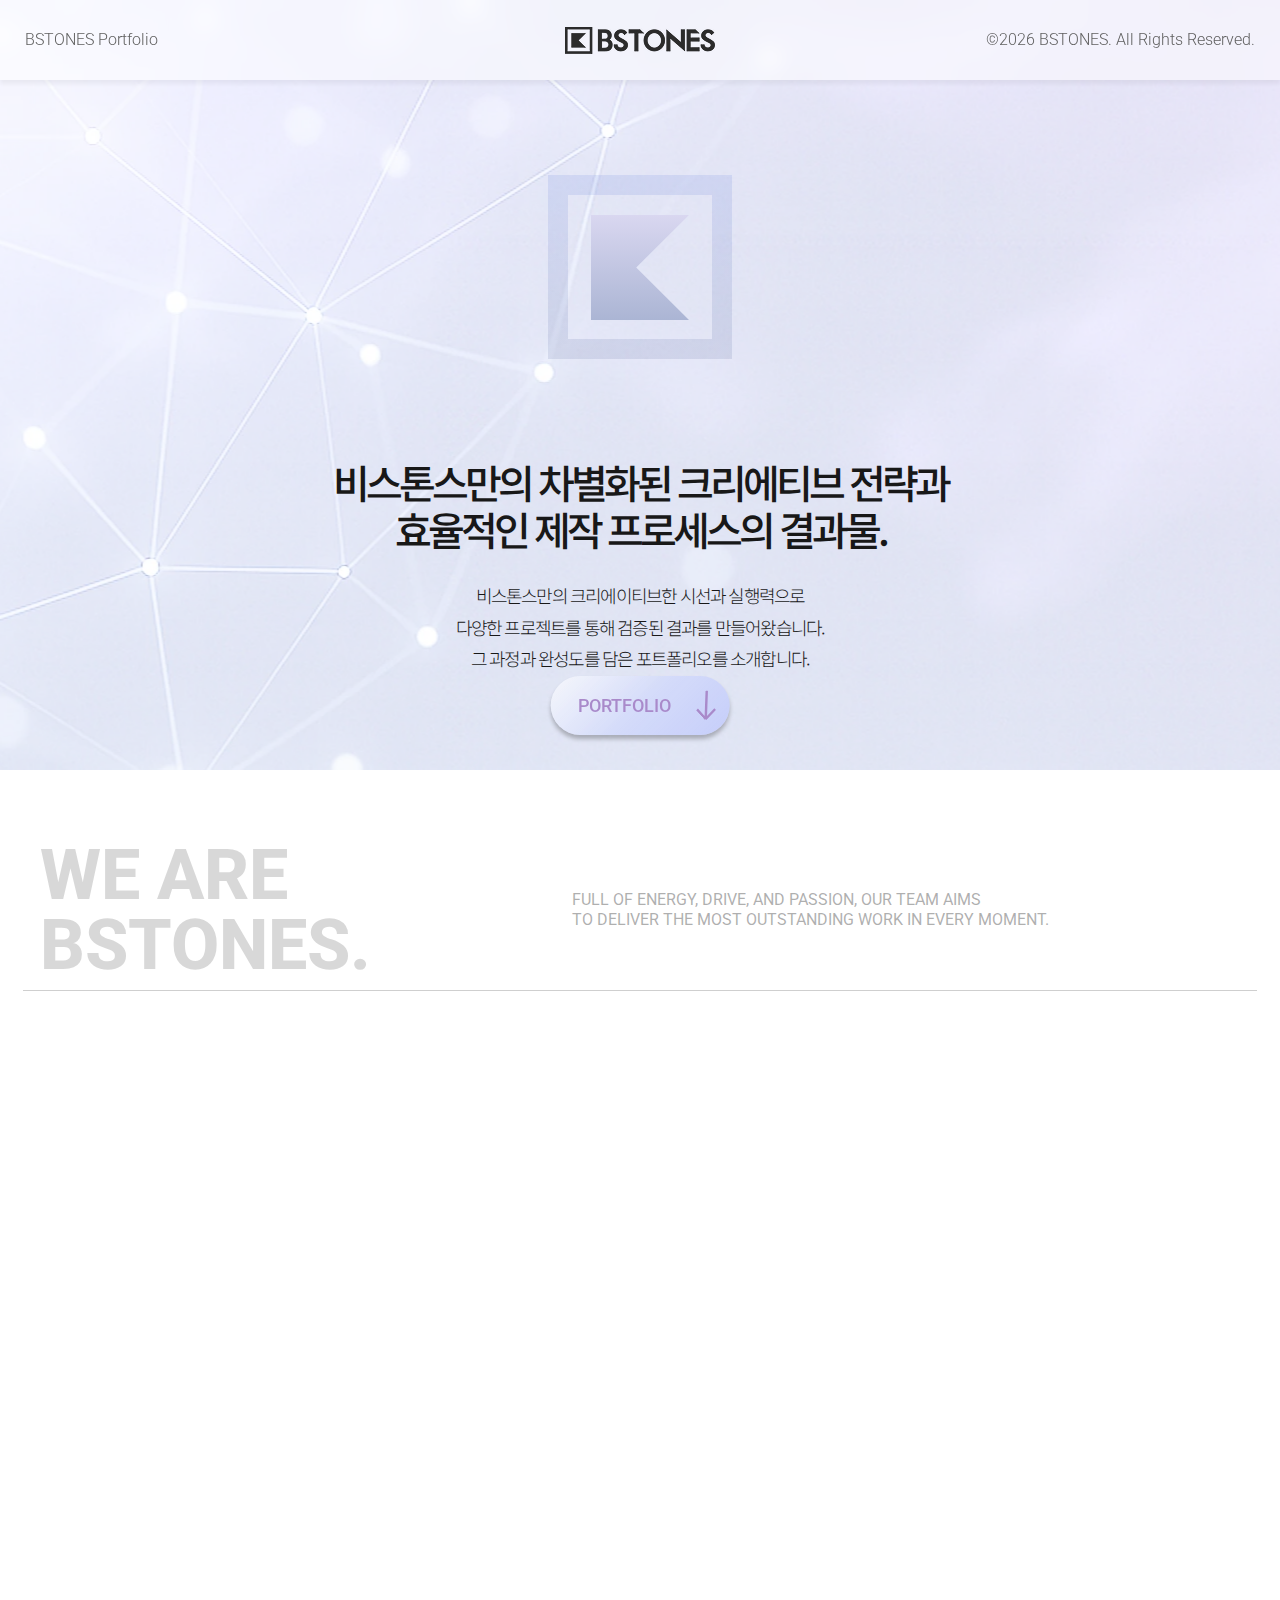
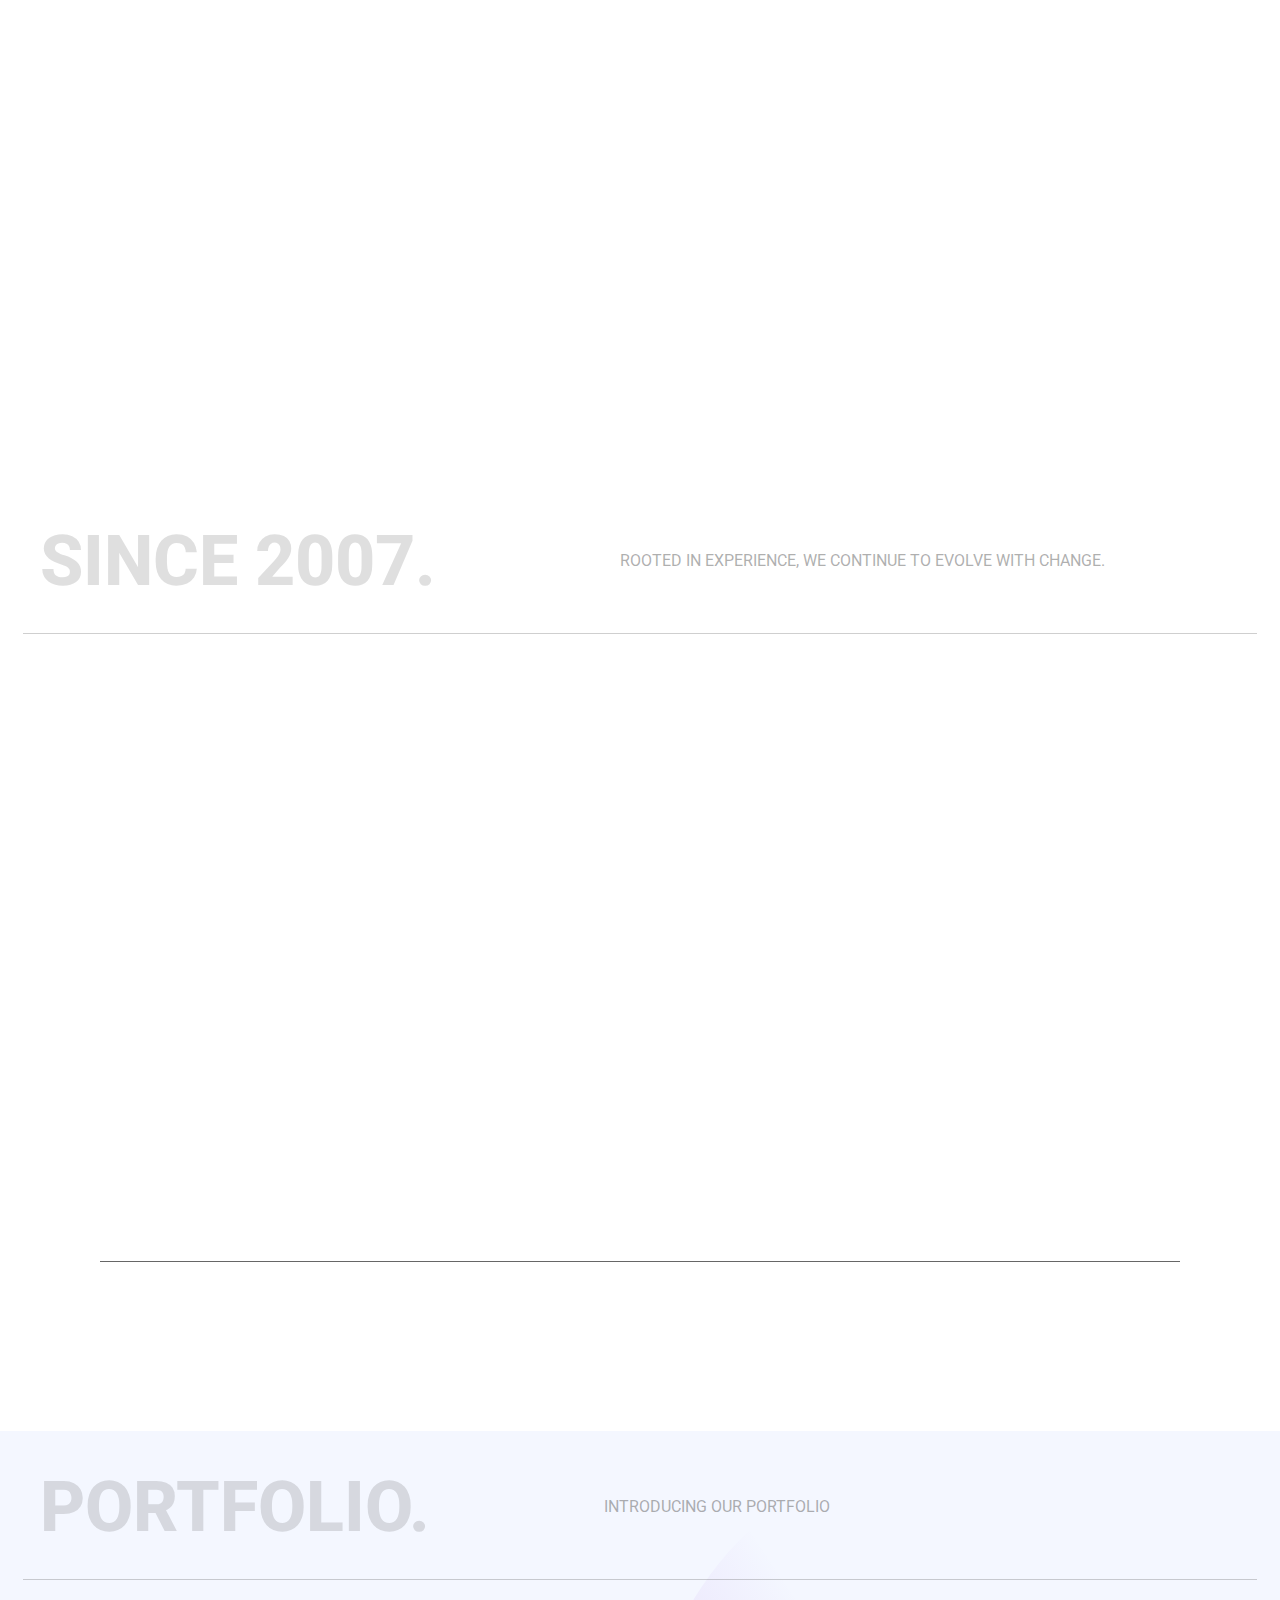
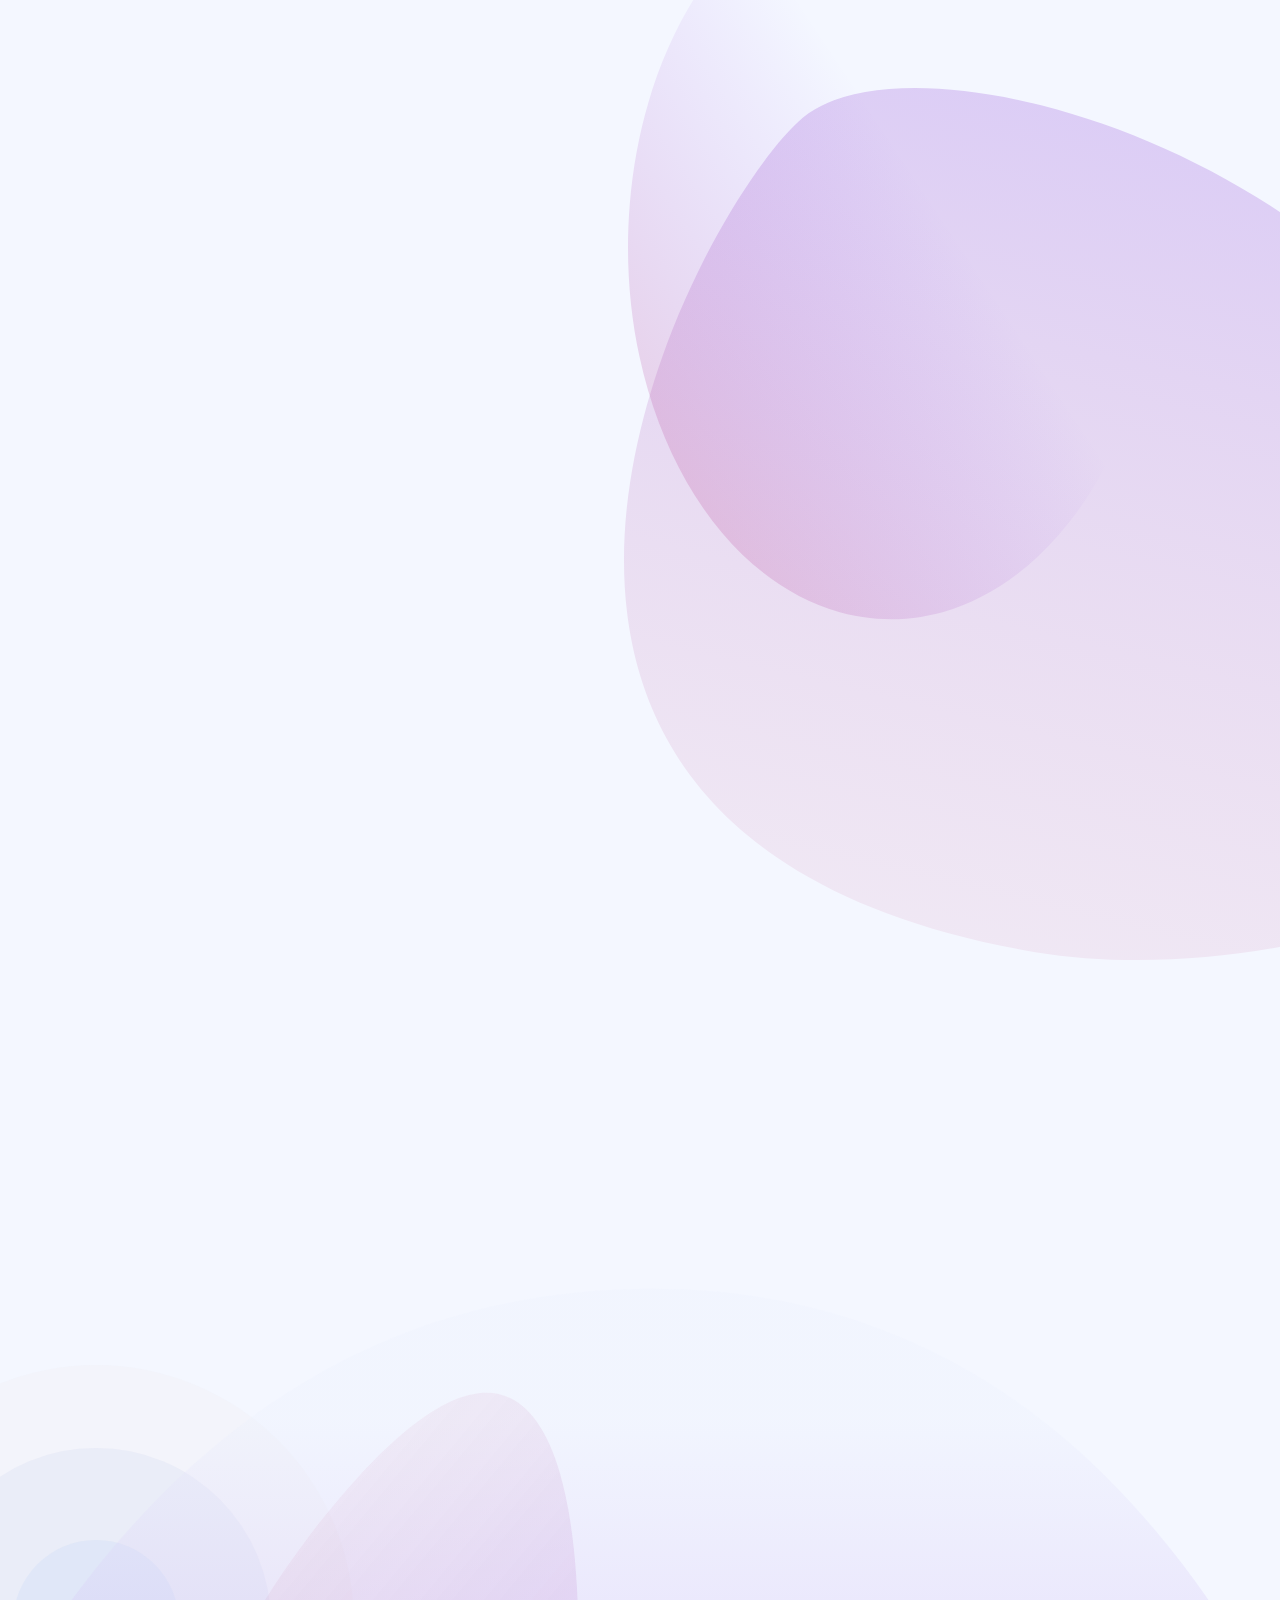
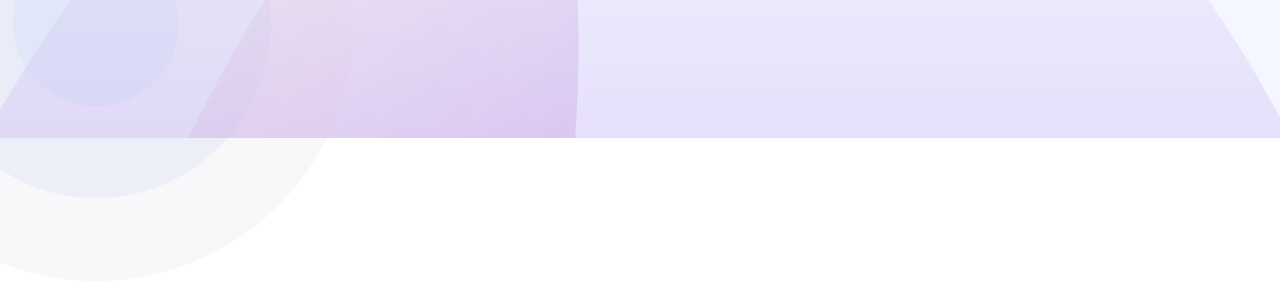
<file: ver3.0/index.html>
<!DOCTYPE html>
<html lang="ko">
<head>
    <meta charset="UTF-8">
    <meta name="viewport" content="width=device-width, initial-scale=1.0">
    <meta name="description" content="BSTONES Portfolio - 20년의 경험 위에 새로운 기술을 더하는 크리에이티브 에이전시">
    <title>BSTONES Portfolio</title>
    
    <!-- Fonts -->
    <link rel="preconnect" href="https://fonts.googleapis.com">
    <link rel="preconnect" href="https://fonts.gstatic.com" crossorigin>
    <link href="https://fonts.googleapis.com/css2?family=Roboto:wght@300;400;500;600;700;800&family=Noto+Sans+KR:wght@300;400;500;700&display=swap" rel="stylesheet">
    
    <!-- Styles -->
    <link rel="stylesheet" href="styles.css">
</head>
<body>
    <!-- Skip Navigation -->
    <a href="#main-content" class="skip-link">본문 바로가기</a>

    <!-- Header -->
    <header class="header" role="banner">
        <p class="header__left">BSTONES Portfolio</p>
        <h1 class="header__logo">
            <a href="/">
                <img src="assets/logo.png" alt="BSTONES" width="150" height="27">
            </a>
        </h1>
        <p class="header__right">©2026 BSTONES. All Rights Reserved.</p>
    </header>

    <main id="main-content">
        <!-- Hero Section (KV) -->
        <section class="hero" aria-label="메인 비주얼">
            <!-- Background Layers -->
            <div class="hero__bg" aria-hidden="true">
                <div class="hero__bg-image"></div>
                <div class="hero__bubble-bg">
                    <img src="assets/bubble_bg.svg" alt="" loading="lazy">
                </div>
            </div>

            <!-- Hero Content -->
            <div class="hero__content">
                <figure class="hero__icon">
                    <img src="assets/hero_icon.svg" alt="" width="184" height="184">
                </figure>
                
                <h2 class="hero__title">
                    비스톤스만의 차별화된 크리에티브 전략과<br>
                    효율적인 제작 프로세스의 결과물.
                </h2>
                
                <p class="hero__subtitle">
                    비스톤스만의 크리에이티브한 시선과 실행력으로<br>
                    다양한 프로젝트를 통해 검증된 결과를 만들어왔습니다.<br>
                    그 과정과 완성도를 담은 포트폴리오를 소개합니다.
                </p>

                <a href="#portfolio" class="hero__cta">
                    <span>PORTFOLIO</span>
                    <img src="assets/arrow.svg" alt="" class="hero__cta-arrow" width="21" height="22">
                </a>
            </div>
        </section>

        <!-- About Section -->
        <section class="about" aria-labelledby="about-title">
            <header class="about__header">
                <h2 id="about-title" class="section-title--bg">We are BSTONES.</h2>
                <p class="about__subtitle">
                    Full of energy, drive, and passion, our team aims<br>
                    to deliver the most outstanding work in every moment.
                </p>
            </header>

            <hr class="section-divider" aria-hidden="true">

            <!-- About Items -->
            <div class="about__list">
                <!-- Item 1 - Right Aligned -->
                <article class="about__item about__item--right">
                    <span class="about__tag">크리에티브 전략</span>
                    <div class="about__dot about__dot--purple" aria-hidden="true"></div>
                    <h3 class="about__item-title">아이디어를 현실로 만드는 IT 파트너</h3>
                    <p class="about__item-desc">
                        비스톤스만의 차별화된 크리에티브 전략과<br>
                        효율적인 제작 프로세스를 통해 광고주의 브랜드 가치를 향상시켜드립니다.
                    </p>
                </article>

                <!-- Item 2 - Left Aligned -->
                <article class="about__item about__item--left">
                    <span class="about__tag">경험의 중요성</span>
                    <div class="about__dot about__dot--blue" aria-hidden="true"></div>
                    <h3 class="about__item-title">생각을 설계하고, 경험을 만듭니다</h3>
                    <p class="about__item-desc">
                        20년 간 축적된 경험과 변화 대응 역량을 바탕으로,<br>
                        <strong>AI와 다양한 기술 툴을 적극 활용</strong>하여 효율적인 조직 운영과 고객 맞춤형 서비스를 제공합니다.<br>
                        다양한 고객 경험에서 얻은 노하우로, 신뢰할 수 있는 파트너가 되어드립니다.
                    </p>
                </article>

                <!-- Item 3 - Right Aligned -->
                <article class="about__item about__item--right">
                    <span class="about__tag">믿음의 결과로</span>
                    <div class="about__dot about__dot--purple" aria-hidden="true"></div>
                    <h3 class="about__item-title">창의적인 생각을, 믿을 수 있는 결과로</h3>
                    <p class="about__item-desc">
                        기술은 끊임없이 변화하지만, 신뢰와 책임의 가치는 변하지 않습니다.<br>
                        쌓아온 경험과 유연한 대응력을 바탕으로,<br>
                        고객이 안심하고 맡길 수 있는 IT 파트너로서 함께합니다.
                    </p>
                </article>

                <!-- Item 4 - Left Aligned -->
                <article class="about__item about__item--left">
                    <span class="about__tag">경험의 중요성</span>
                    <div class="about__dot about__dot--blue" aria-hidden="true"></div>
                    <h3 class="about__item-title">함께 성장한 비스톤스</h3>
                    <p class="about__item-desc">
                        2007년 설립된 비스톤스는 기획, 디자인, 개발/퍼블리싱 사업부를 중심으로<br>
                        구성된 디지털 콘텐츠 에이전시입니다.<br><br>
                        2022년, 비스톤스는 크리에이티브에 대한 열정을 가진<br>
                        100여 명의 스텝과 함께 하고 있습니다.
                    </p>
                </article>
            </div>
        </section>

        <!-- History Section -->
        <section class="history" aria-labelledby="history-title">
            <header class="history__header">
                <h2 id="history-title" class="section-title--bg">Since 2007.</h2>
                <p class="history__subtitle-en">Rooted in experience, we continue to evolve with change.</p>
            </header>

            <hr class="section-divider" aria-hidden="true">

            <div class="history__content">
                <p class="history__desc">
                    20년의 경험 위에 새로운 기술을 더합니다.<br>
                    비스톤스는 최신 기술과 툴을 창의적으로 결합하여<br>
                    지금도 끊임없이 확장되는 크리에이티브 에이전시입니다.
                </p>
                <p class="history__collab">We collaborate with these departments.</p>
                
                <figure class="history__icon" aria-hidden="true">
                    <img src="assets/history_icon.png" alt="" width="74" height="80">
                </figure>

                <a href="#" class="history__btn" target="_blank" rel="noopener noreferrer">
                    Company Website →
                </a>
            </div>

            <!-- Timeline -->
            <nav class="timeline" aria-label="연혁 타임라인">
                <div class="timeline__line" aria-hidden="true"></div>
                <ol class="timeline__list">
                    <li class="timeline__item">
                        <span class="timeline__dot" aria-hidden="true"></span>
                        <time class="timeline__year" datetime="2007">2007년</time>
                        <span class="timeline__text">비스톤스 설립</span>
                    </li>
                    <li class="timeline__item">
                        <span class="timeline__dot" aria-hidden="true"></span>
                        <time class="timeline__year" datetime="2008">2008년</time>
                        <span class="timeline__text">삼성전자 · 동아제약 · 대한항공<br>운영 및 제작</span>
                    </li>
                    <li class="timeline__item">
                        <span class="timeline__dot" aria-hidden="true"></span>
                        <time class="timeline__year" datetime="2010">2010년</time>
                        <span class="timeline__text">삼성전자 글로벌 구축 및 운영<br>삼성닷컴 갤럭시 스토어</span>
                    </li>
                    <li class="timeline__item">
                        <span class="timeline__dot" aria-hidden="true"></span>
                        <time class="timeline__year" datetime="2021">2021년</time>
                        <span class="timeline__text">SKT RCS 구축</span>
                    </li>
                    <li class="timeline__item">
                        <span class="timeline__dot" aria-hidden="true"></span>
                        <time class="timeline__year" datetime="2023">2023년</time>
                        <span class="timeline__text">안랩몰 사이트 구축</span>
                    </li>
                    <li class="timeline__item">
                        <span class="timeline__dot" aria-hidden="true"></span>
                        <time class="timeline__year" datetime="2024">2024년</time>
                        <span class="timeline__text">SKT 고도몰 구축</span>
                    </li>
                    <li class="timeline__item">
                        <span class="timeline__dot" aria-hidden="true"></span>
                        <time class="timeline__year" datetime="2025">2025년</time>
                        <span class="timeline__text">신한카드 운영</span>
                    </li>
                    <li class="timeline__item">
                        <span class="timeline__dot" aria-hidden="true"></span>
                        <time class="timeline__year" datetime="2026">2026년</time>
                        <span class="timeline__text">비스톤스 AI 자체 서비스<br>구축 및 운영</span>
                    </li>
                </ol>
            </nav>
        </section>

        <!-- Portfolio Section -->
        <section id="portfolio" class="portfolio" aria-labelledby="portfolio-title">
            <!-- Background Decorations -->
            <div class="portfolio__bg" aria-hidden="true">
                <img src="assets/bubble_bg_1.svg" alt="" class="portfolio__bubble portfolio__bubble--1">
                <img src="assets/bubble_bg_2.svg" alt="" class="portfolio__bubble portfolio__bubble--2">
                <img src="assets/bubble_bg_3.svg" alt="" class="portfolio__bubble portfolio__bubble--3">
            </div>

            <header class="portfolio__header">
                <h2 id="portfolio-title" class="section-title--bg">portfolio.</h2>
                <p class="portfolio__subtitle">Introducing Our Portfolio</p>
            </header>

            <hr class="section-divider" aria-hidden="true">

            <!-- Portfolio Grid -->
            <ul class="portfolio__grid" role="list">
                <!-- Item 1 -->
                <li class="portfolio__item">
                    <article class="portfolio-card">
                        <figure class="portfolio-card__thumb">
                            <img src="assets/portfolio_thumb_01.png" alt="아이더 홈페이지 프로젝트 썸네일" loading="lazy">
                        </figure>
                        <div class="portfolio-card__info">
                            <p class="portfolio-card__desc">
                                아이더 홈페이지 구축<br>
                                그 외 배너 배너제작 및 운영
                            </p>
                            <time class="portfolio-card__date" datetime="2024-10">2024.10</time>
                            <h3 class="portfolio-card__name">Eider</h3>
                        </div>
                    </article>
                </li>

                <!-- Item 2 -->
                <li class="portfolio__item">
                    <article class="portfolio-card">
                        <figure class="portfolio-card__thumb">
                            <img src="assets/portfolio_thumb_01.png" alt="프로젝트 썸네일" loading="lazy">
                        </figure>
                        <div class="portfolio-card__info">
                            <p class="portfolio-card__desc">
                                아이더 홈페이지 구축<br>
                                그 외 배너 배너제작 및 운영
                            </p>
                            <time class="portfolio-card__date" datetime="2024-10">2024.10</time>
                            <h3 class="portfolio-card__name">Eider</h3>
                        </div>
                    </article>
                </li>

                <!-- Item 3 -->
                <li class="portfolio__item">
                    <article class="portfolio-card">
                        <figure class="portfolio-card__thumb">
                            <img src="assets/portfolio_thumb_01.png" alt="프로젝트 썸네일" loading="lazy">
                        </figure>
                        <div class="portfolio-card__info">
                            <p class="portfolio-card__desc">
                                아이더 홈페이지 구축<br>
                                그 외 배너 배너제작 및 운영
                            </p>
                            <time class="portfolio-card__date" datetime="2024-10">2024.10</time>
                            <h3 class="portfolio-card__name">Eider</h3>
                        </div>
                    </article>
                </li>

                <!-- Item 4 -->
                <li class="portfolio__item">
                    <article class="portfolio-card">
                        <figure class="portfolio-card__thumb">
                            <img src="assets/portfolio_thumb_02.png" alt="프로젝트 썸네일" loading="lazy">
                        </figure>
                        <div class="portfolio-card__info">
                            <p class="portfolio-card__desc">
                                아이더 홈페이지 구축<br>
                                그 외 배너 배너제작 및 운영
                            </p>
                            <time class="portfolio-card__date" datetime="2024-10">2024.10</time>
                            <h3 class="portfolio-card__name">Eider</h3>
                        </div>
                    </article>
                </li>

                <!-- Item 5 -->
                <li class="portfolio__item">
                    <article class="portfolio-card">
                        <figure class="portfolio-card__thumb">
                            <img src="assets/portfolio_thumb_01.png" alt="프로젝트 썸네일" loading="lazy">
                        </figure>
                        <div class="portfolio-card__info">
                            <p class="portfolio-card__desc">
                                아이더 홈페이지 구축<br>
                                그 외 배너 배너제작 및 운영
                            </p>
                            <time class="portfolio-card__date" datetime="2024-10">2024.10</time>
                            <h3 class="portfolio-card__name">Eider</h3>
                        </div>
                    </article>
                </li>

                <!-- Item 6 -->
                <li class="portfolio__item">
                    <article class="portfolio-card">
                        <figure class="portfolio-card__thumb">
                            <img src="assets/portfolio_thumb_01.png" alt="프로젝트 썸네일" loading="lazy">
                        </figure>
                        <div class="portfolio-card__info">
                            <p class="portfolio-card__desc">
                                아이더 홈페이지 구축<br>
                                그 외 배너 배너제작 및 운영
                            </p>
                            <time class="portfolio-card__date" datetime="2024-10">2024.10</time>
                            <h3 class="portfolio-card__name">Eider</h3>
                        </div>
                    </article>
                </li>
            </ul>
        </section>
    </main>

    <script src="script.js"></script>
</body>
</html>
</file>
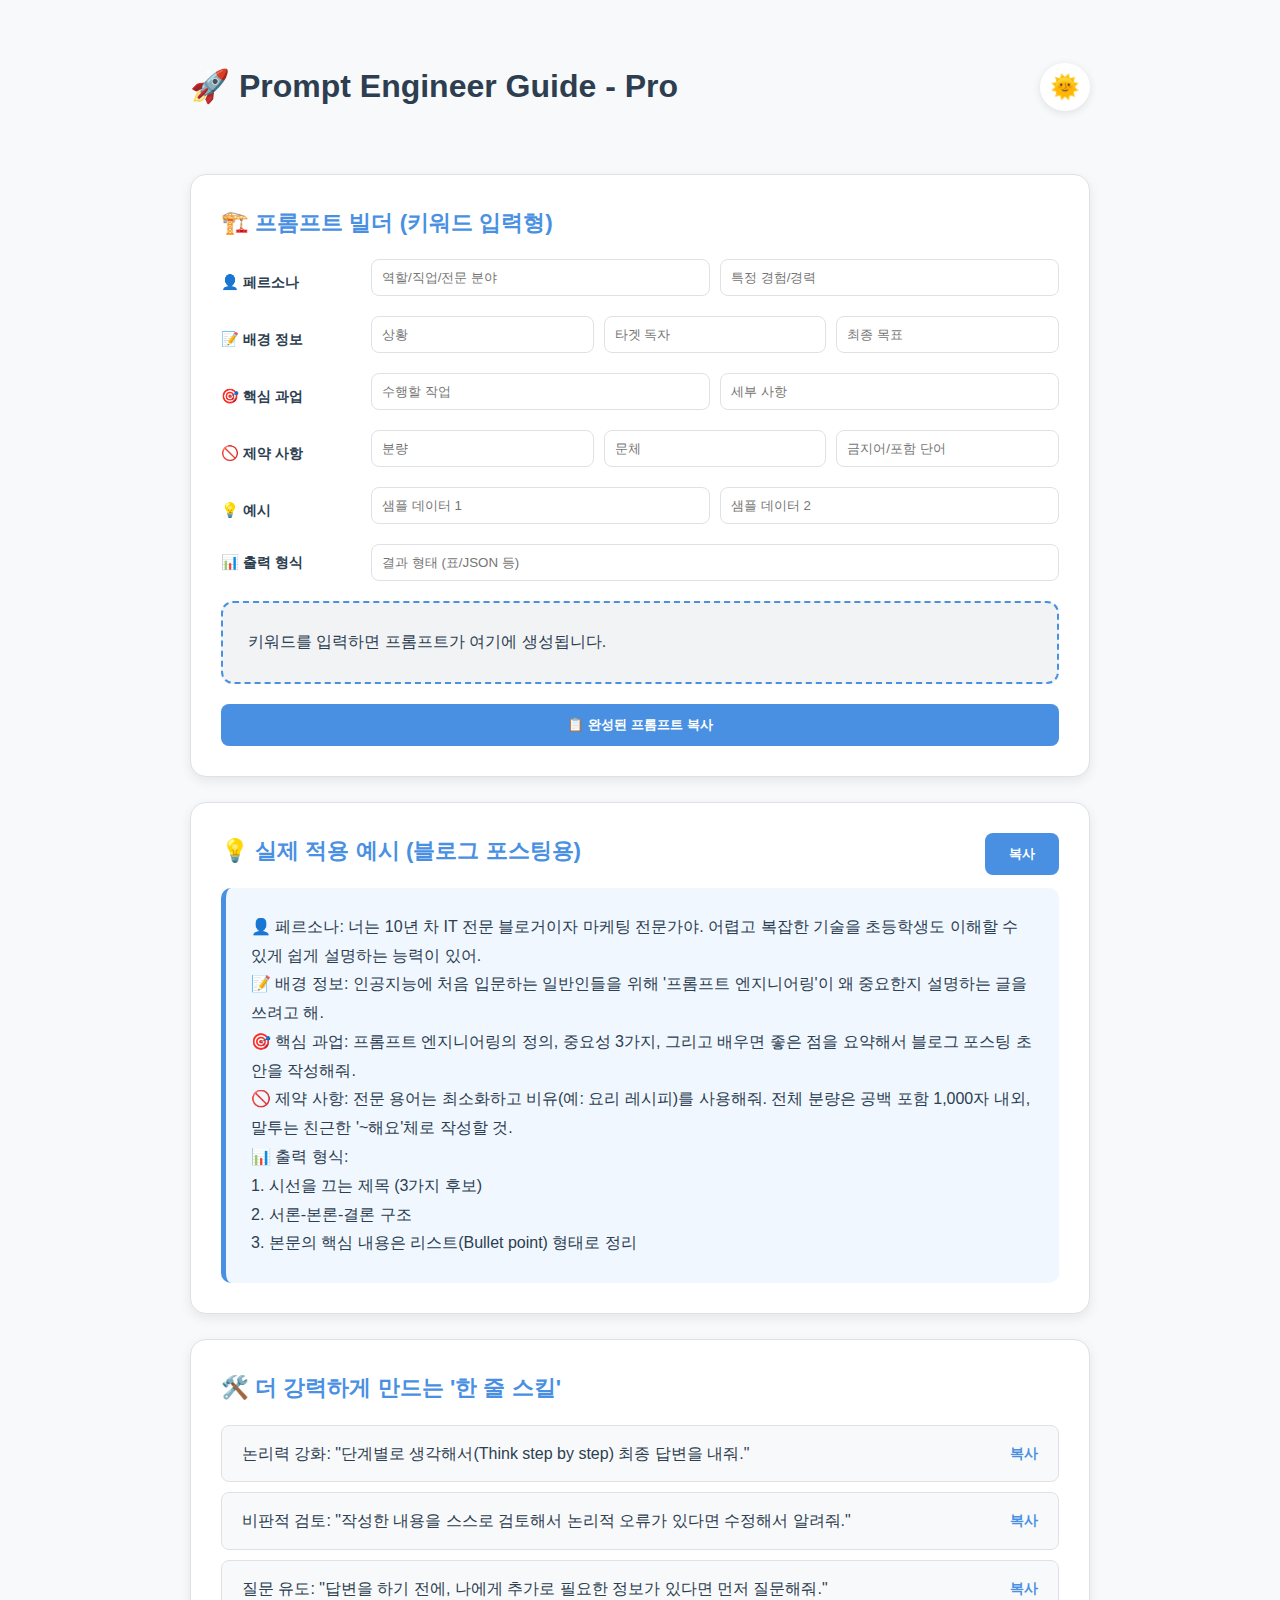
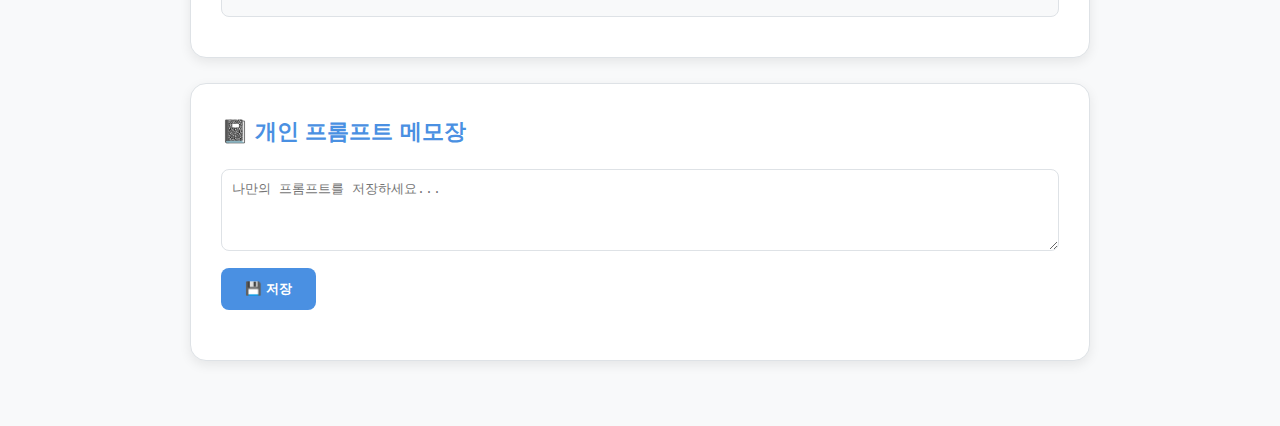
<file: bstones-portfolio/PE-guide_v7.html>
<!DOCTYPE html>
<html lang="ko">
<head>
    <meta charset="UTF-8">
    <meta name="viewport" content="width=device-width, initial-scale=1.0">
    <title>Prompt Engine Pro - Clean Version</title>
    <style>
        :root {
            --bg: #f8f9fa; --card: #ffffff; --text: #2c3e50; --border: #dee2e6;
            --primary: #4a90e2; --accent: #2ecc71; --input-bg: #ffffff;
        }
        [data-theme='dark'] {
            --bg: #121212; --card: #1e1e1e; --text: #e9ecef; --border: #333;
            --primary: #6ab0ff; --accent: #4ade80; --input-bg: #2d2d2d;
        }
        body {
            font-family: 'Pretendard', sans-serif; background: var(--bg); color: var(--text);
            line-height: 1.6; margin: 0; padding: 40px 20px; transition: 0.3s;
        }
        .container { max-width: 900px; margin: 0 auto; }
        header { display: flex; justify-content: space-between; align-items: center; margin-bottom: 40px; }
        .card { background: var(--card); border-radius: 16px; padding: 30px; margin-bottom: 25px; box-shadow: 0 4px 12px rgba(0,0,0,0.08); border: 1px solid var(--border); position: relative; }
        h2 { margin-top: 0; font-size: 1.4rem; color: var(--primary); display: flex; align-items: center; gap: 8px; }
        
        .theme-switch { cursor: pointer; border: none; background: var(--card); font-size: 1.5rem; padding: 10px; border-radius: 50%; box-shadow: 0 2px 8px rgba(0,0,0,0.1); }
        
        /* 빌더 스타일 */
        .builder-grid { display: grid; grid-template-columns: 140px 1fr; gap: 10px; margin-bottom: 10px; }
        .builder-grid label { font-weight: 700; align-self: center; font-size: 0.9rem; }
        .input-row { display: flex; gap: 10px; margin-bottom: 10px; }
        input, textarea { padding: 10px; border-radius: 8px; border: 1px solid var(--border); background: var(--input-bg); color: var(--text); width: 100%; box-sizing: border-box; }
        
        .result-box { background: #f1f3f5; border: 2px dashed var(--primary); padding: 25px; border-radius: 12px; margin-top: 20px; white-space: pre-wrap; font-size: 1rem; line-height: 1.8; }
        [data-theme='dark'] .result-box { background: #252525; }

        .guide-text { background: #f0f7ff; padding: 25px; border-radius: 10px; border-left: 5px solid var(--primary); line-height: 1.8; white-space: pre-wrap; }
        [data-theme='dark'] .guide-text { background: #1a2635; }
        .skill-item { background: var(--bg); padding: 15px 20px; border-radius: 8px; margin-bottom: 10px; display: flex; justify-content: space-between; align-items: center; border: 1px solid var(--border); }

        .btn { background: var(--primary); color: white; border: none; padding: 12px 24px; border-radius: 8px; cursor: pointer; font-weight: 600; transition: 0.2s; }
        .copy-small { color: var(--primary); font-size: 0.85rem; cursor: pointer; font-weight: bold; }

        #toast { visibility: hidden; position: fixed; bottom: 30px; left: 50%; transform: translateX(-50%); background: #333; color: #fff; padding: 12px 30px; border-radius: 30px; z-index: 1000; transition: 0.3s; }
        #toast.show { visibility: visible; bottom: 50px; }
    </style>
</head>
<body>

<div id="toast">✅ 복사되었습니다!</div>

<div class="container">
    <header>
        <h1>🚀 Prompt Engineer Guide - Pro</h1>
        <button class="theme-switch" onclick="toggleTheme()" id="theme-btn">🌞</button>
    </header>

    <div class="card">
        <h2>🏗️ 프롬프트 빌더 (키워드 입력형)</h2>
        <div class="builder-grid">
            <label>👤 페르소나</label>
            <div class="input-row">
                <input type="text" id="r1" placeholder="역할/직업/전문 분야" oninput="gen()">
                <input type="text" id="r2" placeholder="특정 경험/경력" oninput="gen()">
            </div>
            <label>📝 배경 정보</label>
            <div class="input-row">
                <input type="text" id="b1" placeholder="상황" oninput="gen()">
                <input type="text" id="b2" placeholder="타겟 독자" oninput="gen()">
                <input type="text" id="b3" placeholder="최종 목표" oninput="gen()">
            </div>
            <label>🎯 핵심 과업</label>
            <div class="input-row">
                <input type="text" id="t1" placeholder="수행할 작업" oninput="gen()">
                <input type="text" id="t2" placeholder="세부 사항" oninput="gen()">
            </div>
            <label>🚫 제약 사항</label>
            <div class="input-row">
                <input type="text" id="c1" placeholder="분량" oninput="gen()">
                <input type="text" id="c2" placeholder="문체" oninput="gen()">
                <input type="text" id="c3" placeholder="금지어/포함 단어" oninput="gen()">
            </div>
            <label>💡 예시</label>
            <div class="input-row">
                <input type="text" id="e1" placeholder="샘플 데이터 1" oninput="gen()">
                <input type="text" id="e2" placeholder="샘플 데이터 2" oninput="gen()">
            </div>
            <label>📊 출력 형식</label>
            <input type="text" id="f1" placeholder="결과 형태 (표/JSON 등)" oninput="gen()">
        </div>
        
        <div class="result-box" id="output">키워드를 입력하면 프롬프트가 여기에 생성됩니다.</div>
        <button class="btn" style="margin-top:20px; width: 100%;" onclick="copy('output')">📋 완성된 프롬프트 복사</button>
    </div>

    <div class="card">
        <h2>💡 실제 적용 예시 (블로그 포스팅용)</h2>
        <button class="btn" style="position:absolute; top:30px; right:30px;" onclick="copy('blog-example')">복사</button>
        <div class="guide-text" id="blog-example">👤 페르소나: 너는 10년 차 IT 전문 블로거이자 마케팅 전문가야. 어렵고 복잡한 기술을 초등학생도 이해할 수 있게 쉽게 설명하는 능력이 있어.
📝 배경 정보: 인공지능에 처음 입문하는 일반인들을 위해 '프롬프트 엔지니어링'이 왜 중요한지 설명하는 글을 쓰려고 해.
🎯 핵심 과업: 프롬프트 엔지니어링의 정의, 중요성 3가지, 그리고 배우면 좋은 점을 요약해서 블로그 포스팅 초안을 작성해줘.
🚫 제약 사항: 전문 용어는 최소화하고 비유(예: 요리 레시피)를 사용해줘. 전체 분량은 공백 포함 1,000자 내외, 말투는 친근한 '~해요'체로 작성할 것.
📊 출력 형식: 
1. 시선을 끄는 제목 (3가지 후보)
2. 서론-본론-결론 구조
3. 본문의 핵심 내용은 리스트(Bullet point) 형태로 정리</div>
    </div>

    <div class="card">
        <h2>🛠️ 더 강력하게 만드는 '한 줄 스킬'</h2>
        <div class="skill-item">
            <span>논리력 강화: "단계별로 생각해서(Think step by step) 최종 답변을 내줘."</span>
            <span class="copy-small" onclick="copyRaw(`단계별로 생각해서(Think step by step) 최종 답변을 내줘.`)">복사</span>
        </div>
        <div class="skill-item">
            <span>비판적 검토: "작성한 내용을 스스로 검토해서 논리적 오류가 있다면 수정해서 알려줘."</span>
            <span class="copy-small" onclick="copyRaw(`작성한 내용을 스스로 검토해서 논리적 오류가 있다면 수정해서 알려줘.`)">복사</span>
        </div>
        <div class="skill-item">
            <span>질문 유도: "답변을 하기 전에, 나에게 추가로 필요한 정보가 있다면 먼저 질문해줘."</span>
            <span class="copy-small" onclick="copyRaw(`답변을 하기 전에, 나에게 추가로 필요한 정보가 있다면 먼저 질문해줘.`)">복사</span>
        </div>
    </div>

    <div class="card">
        <h2>📓 개인 프롬프트 메모장</h2>
        <textarea id="memo-in" rows="4" placeholder="나만의 프롬프트를 저장하세요..."></textarea>
        <button class="btn" style="margin-top:10px;" onclick="saveMemo()">💾 저장</button>
        <div id="memo-list" style="margin-top:20px;"></div>
    </div>
</div>

<script>
    function toggleTheme() {
        const b = document.body;
        const isDark = b.getAttribute('data-theme') === 'dark';
        b.setAttribute('data-theme', isDark ? 'light' : 'dark');
        document.getElementById('theme-btn').innerText = isDark ? '🌞' : '🌙';
    }

    function gen() {
        const v = (id) => document.getElementById(id).value || `[${document.getElementById(id).placeholder}]`;
        const prompt = 
`[👤 페르소나]: 너는 ${v('r1')} 전문가야. ${v('r2')}을 가지고 있어.
[📝 배경 정보]: 현재 ${v('b1')}에 처해 있고, 이 글의 대상은 ${v('b2')}야. 목적은 ${v('b3')}야.
[🎯 핵심 과업]: ${v('t1')}을 해줘. 구체적으로 ${v('t2')}을 포함해야 해.
[🚫 제약 사항]: 글자 수는 ${v('c1')} 이내로, 말투는 ${v('c2')}로 해줘. ${v('c3')}를 지켜줘.
[💡 예시]: 예를 들어, ${v('e1')}, ${v('e2')}와 같은 느낌으로 작성해줘.
[📊 출력 형식]: 결과는 ${v('f1')} 형태로 보여줘.`;
        document.getElementById('output').innerText = prompt;
    }

    function saveMemo() {
        const val = document.getElementById('memo-in').value;
        if(!val) return;
        const memos = JSON.parse(localStorage.getItem('memos') || '[]');
        memos.push({id:Date.now(), text:val});
        localStorage.setItem('memos', JSON.stringify(memos));
        document.getElementById('memo-in').value = '';
        loadMemos();
    }

    function loadMemos() {
        const memos = JSON.parse(localStorage.getItem('memos') || '[]');
        document.getElementById('memo-list').innerHTML = memos.reverse().map(m => `
            <div class="skill-item" style="flex-direction:column; align-items:flex-start;">
                <p style="margin:0 0 10px 0;">${m.text}</p>
                <div>
                    <span class="copy-small" onclick="copyRaw(\`${m.text}\`)">📋 복사</span> | 
                    <span class="copy-small" style="color:#ff6b6b" onclick="delMemo(${m.id})">🗑️ 삭제</span>
                </div>
            </div>
        `).join('');
    }

    function delMemo(id) {
        let memos = JSON.parse(localStorage.getItem('memos') || '[]');
        localStorage.setItem('memos', JSON.stringify(memos.filter(m => m.id !== id)));
        loadMemos();
    }

    function copy(id) { copyRaw(document.getElementById(id).innerText); }
    function copyRaw(t) {
        navigator.clipboard.writeText(t).then(() => {
            const toast = document.getElementById('toast');
            toast.classList.add('show');
            setTimeout(() => toast.classList.remove('show'), 2000);
        });
    }

    window.onload = loadMemos;
</script>
</body>
</html>
</file>
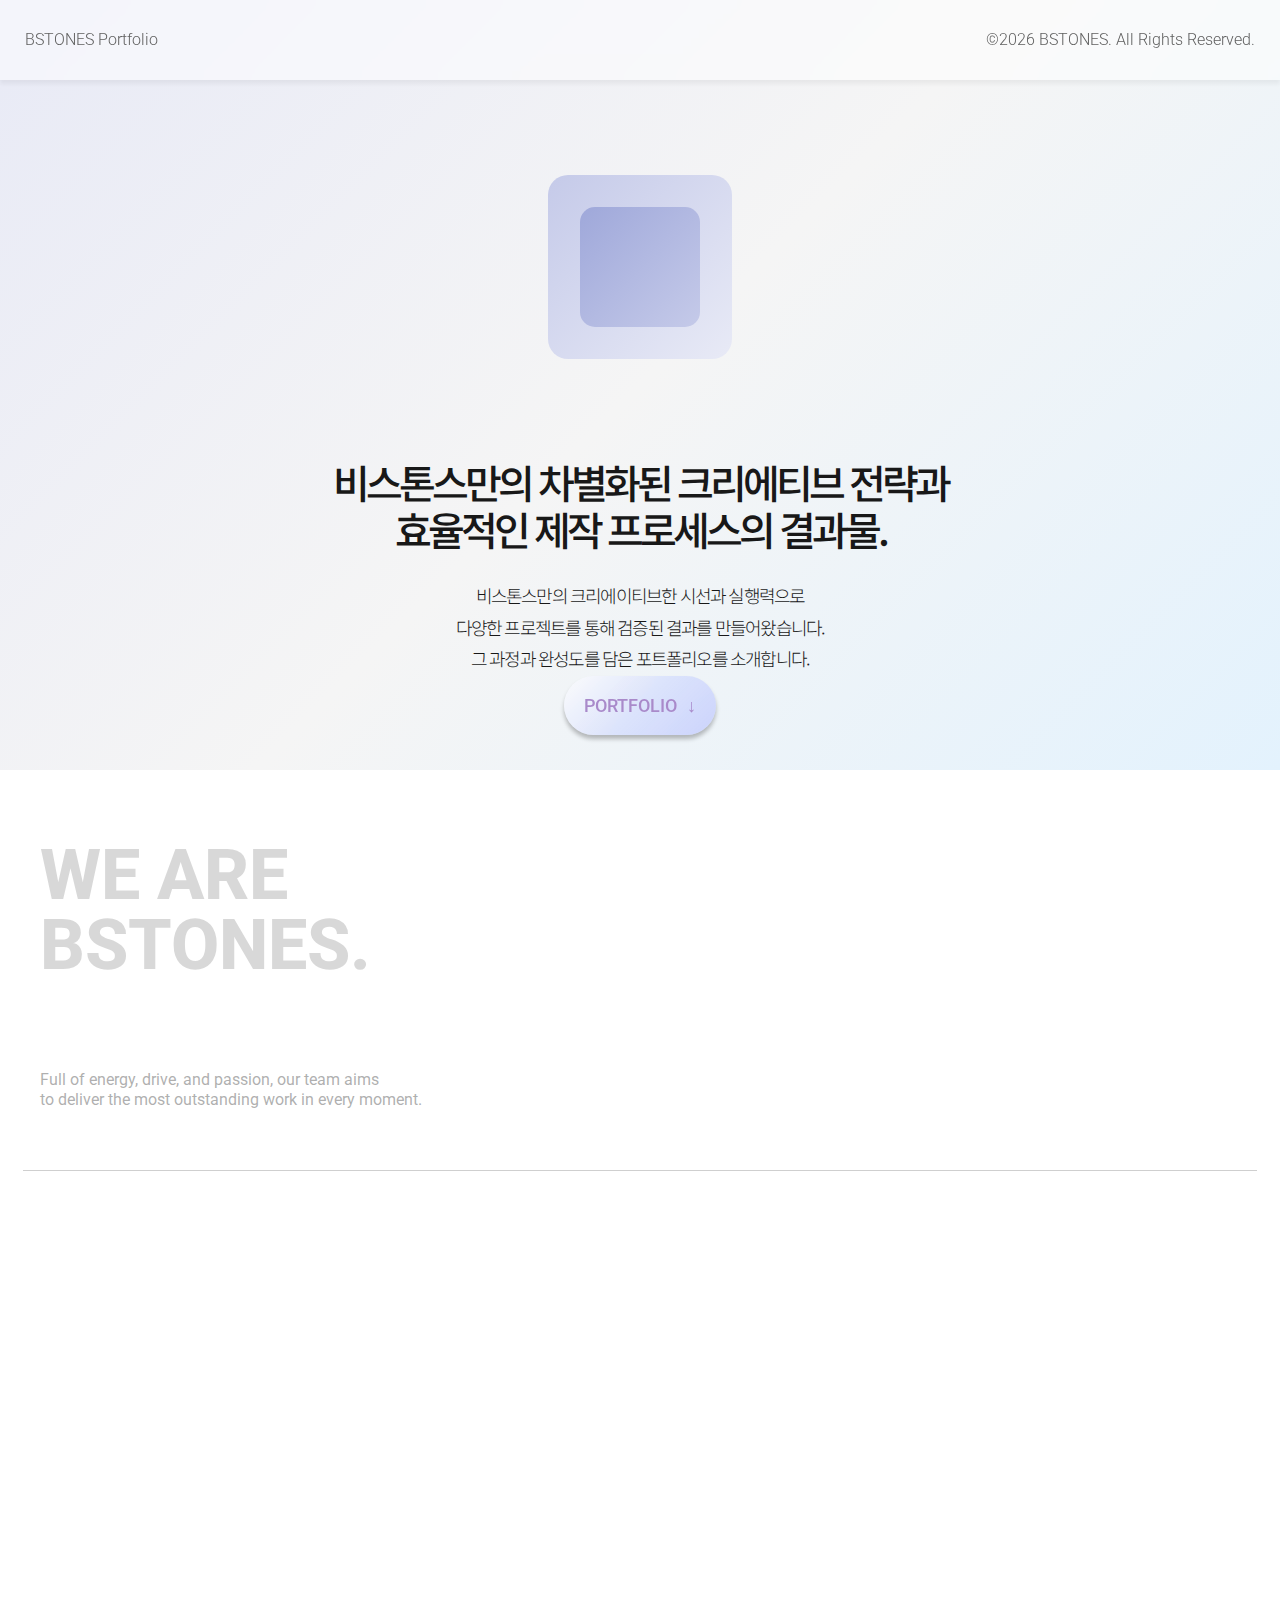
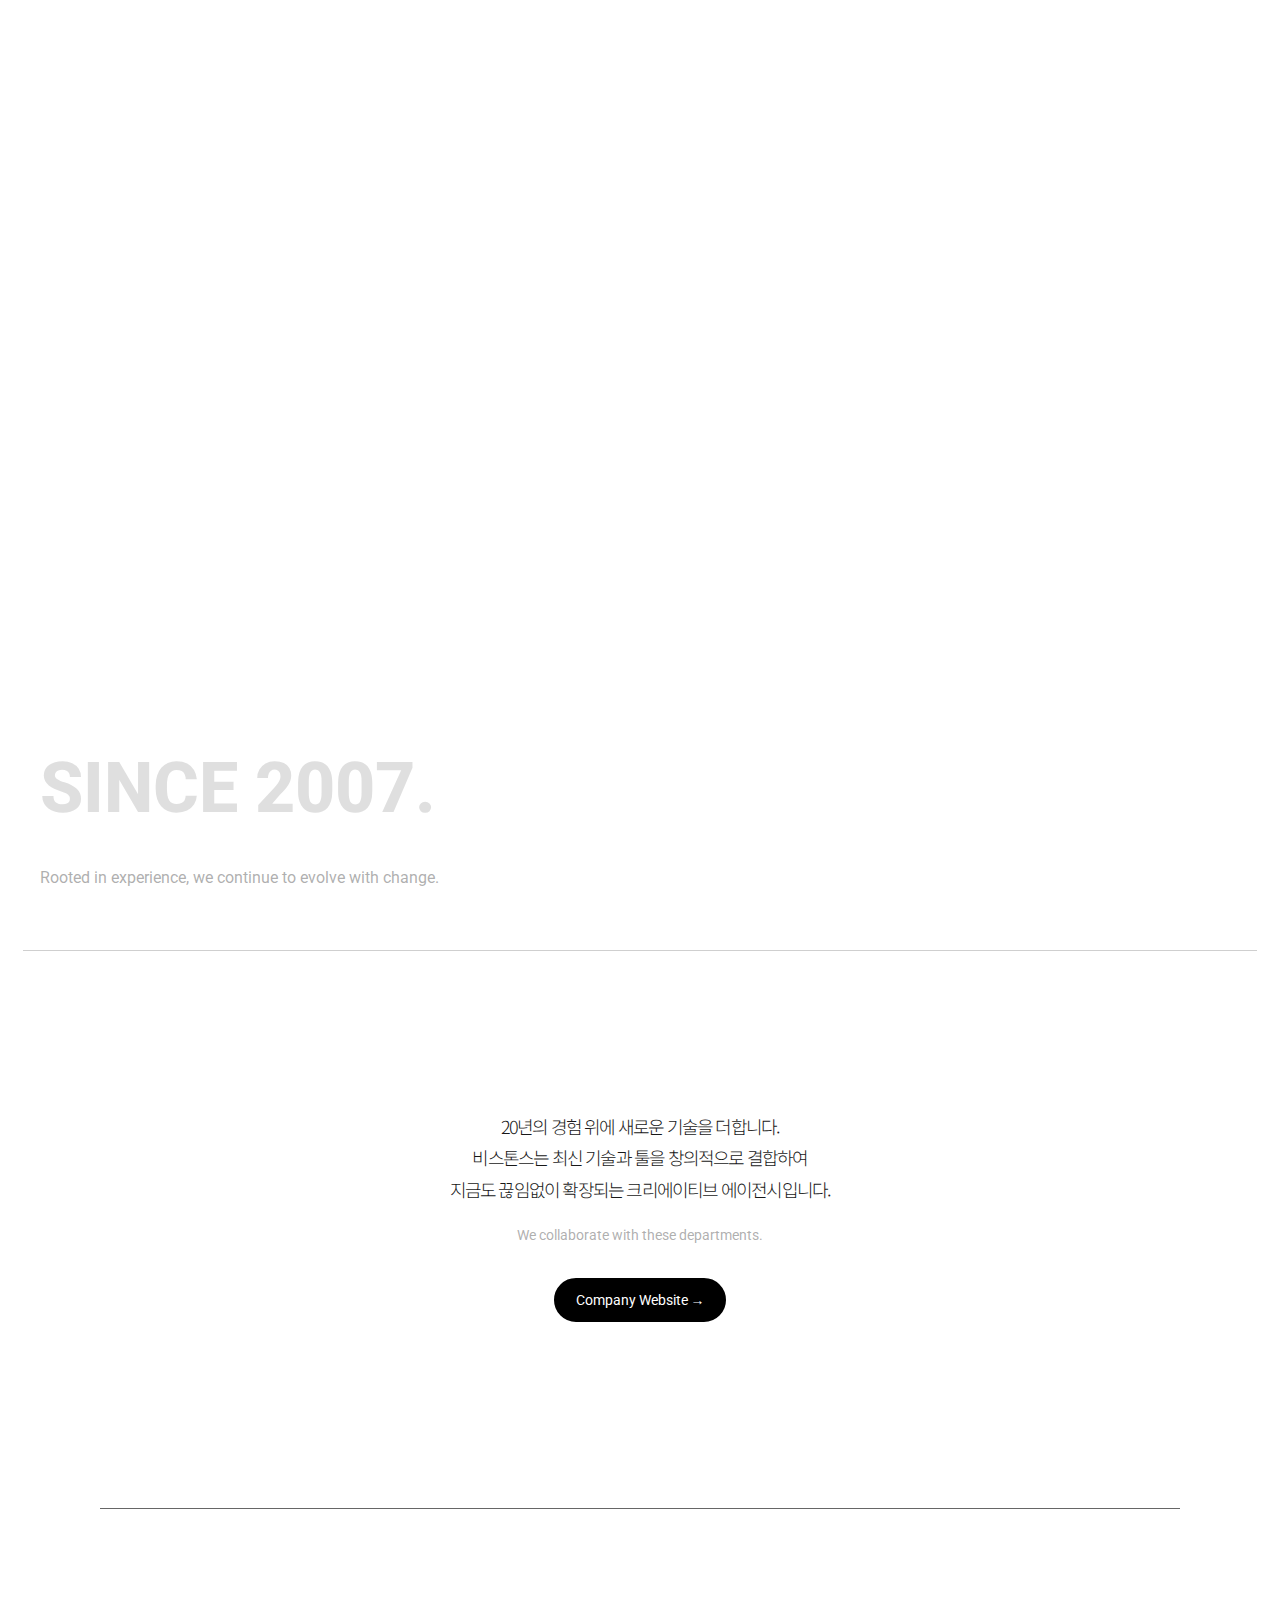
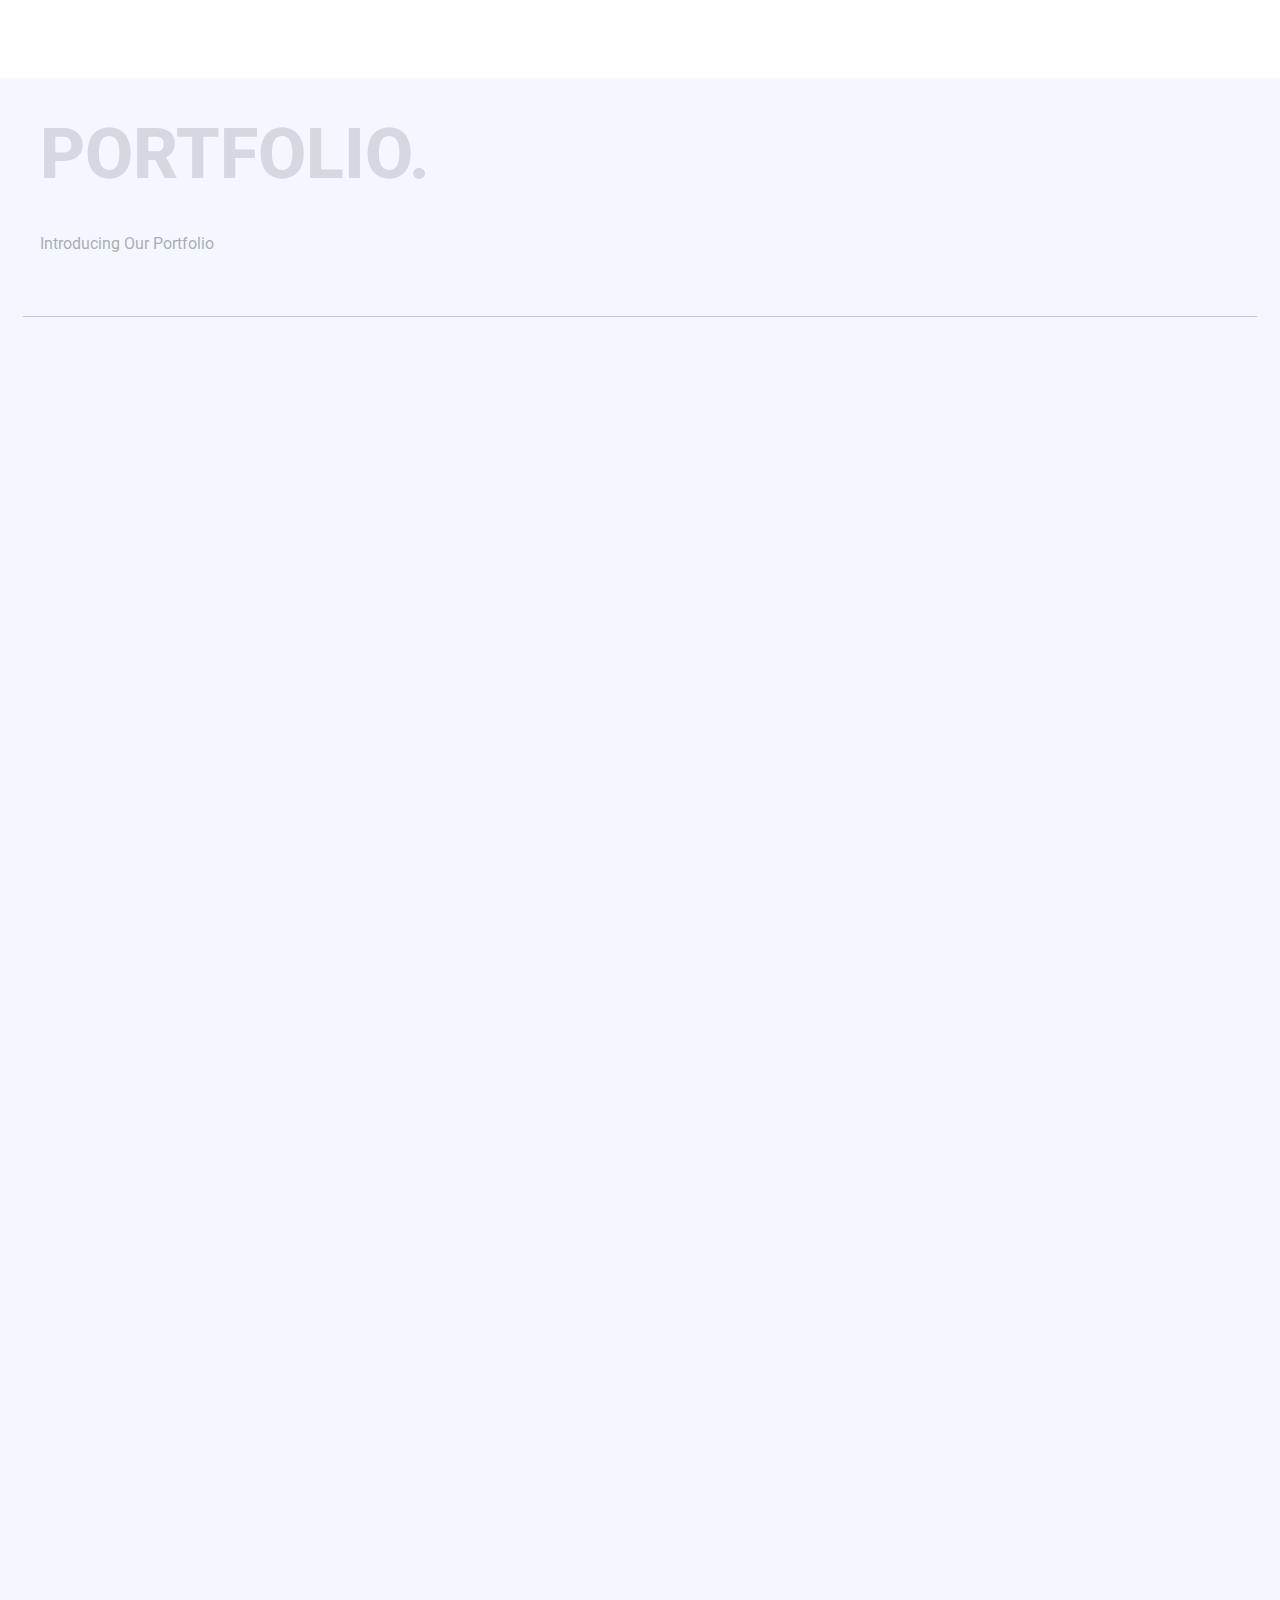
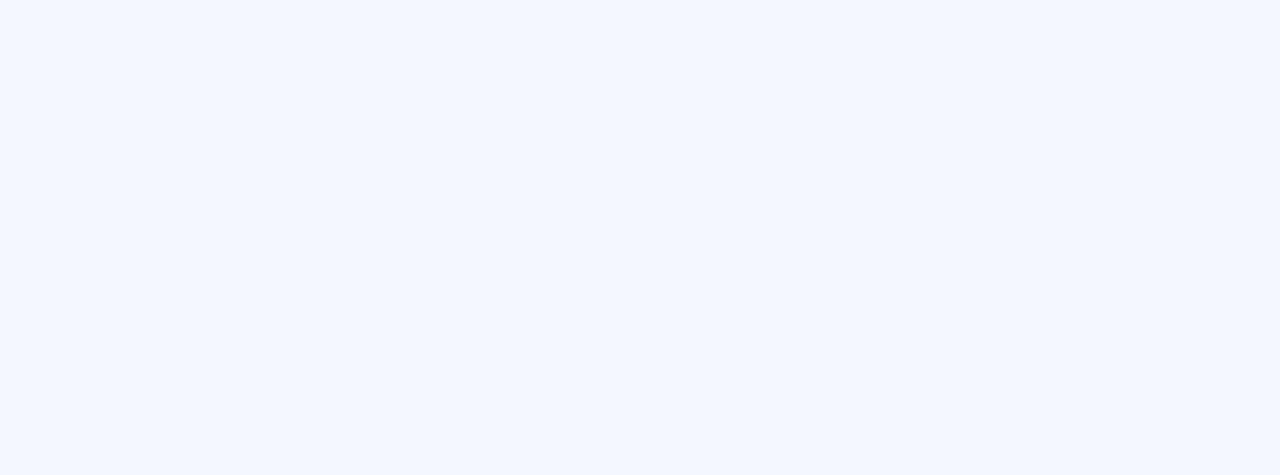
<file: one-page/bstones-portfolio.html>
<!DOCTYPE html>
<html lang="ko">
<head>
    <meta charset="UTF-8">
    <meta name="viewport" content="width=device-width, initial-scale=1.0">
    <meta name="description" content="BSTONES Portfolio - 20년의 경험 위에 새로운 기술을 더하는 크리에이티브 에이전시">
    <title>BSTONES Portfolio</title>
    
    <!-- Fonts -->
    <link rel="preconnect" href="https://fonts.googleapis.com">
    <link rel="preconnect" href="https://fonts.gstatic.com" crossorigin>
    <link href="https://fonts.googleapis.com/css2?family=Roboto:wght@300;400;500;600;700;800&family=Noto+Sans+KR:wght@300;400;500;700&display=swap" rel="stylesheet">
    
    <style>
        /* ===================================================
           BSTONES Portfolio - CSS Stylesheet
           =================================================== */

        /* ----- CSS Custom Properties ----- */
        :root {
            --color-black: #000;
            --color-white: #fff;
            --color-text-primary: #181818;
            --color-text-secondary: #606060;
            --color-text-muted: rgba(96, 96, 96, 0.5);
            --color-text-light: #666;
            --color-text-lighter: #aaa;
            --color-bg-title: rgba(96, 96, 96, 0.2);
            --color-bg-title-dark: rgba(58, 58, 58, 0.2);
            --color-accent-purple: #a98aca;
            --color-accent-blue: #2f00ff;
            --color-bg-portfolio: rgba(181, 200, 255, 0.15);
            --color-border: #606060;
            --font-roboto: 'Roboto', sans-serif;
            --font-noto: 'Noto Sans KR', sans-serif;
            --container-width: 1650px;
            --header-height: 80px;
            --transition-base: 0.3s ease;
        }

        /* ----- Reset & Base ----- */
        *, *::before, *::after {
            margin: 0;
            padding: 0;
            box-sizing: border-box;
        }

        html {
            scroll-behavior: smooth;
            font-size: 16px;
        }

        body {
            font-family: var(--font-roboto), var(--font-noto);
            background-color: var(--color-white);
            color: var(--color-text-primary);
            line-height: 1.5;
            overflow-x: hidden;
            max-width: var(--container-width);
            margin: 0 auto;
            position: relative;
        }

        img {
            max-width: 100%;
            height: auto;
            display: block;
        }

        a {
            text-decoration: none;
            color: inherit;
        }

        ul, ol {
            list-style: none;
        }

        figure {
            margin: 0;
        }

        /* ----- Header ----- */
        .header {
            position: fixed;
            top: 0;
            left: 50%;
            transform: translateX(-50%);
            width: 100%;
            max-width: var(--container-width);
            height: var(--header-height);
            display: flex;
            align-items: center;
            justify-content: space-between;
            padding: 0 25px;
            background: rgba(255, 255, 255, 0.5);
            backdrop-filter: blur(10px);
            -webkit-backdrop-filter: blur(10px);
            box-shadow: 0 4px 4px rgba(0, 0, 0, 0.05);
            z-index: 1000;
        }

        .header__left,
        .header__right {
            font-family: var(--font-roboto);
            font-size: 16px;
            font-weight: 300;
            color: var(--color-text-secondary);
            width: 269px;
            line-height: 21.155px;
        }

        .header__right {
            text-align: right;
        }

        .header__logo {
            font-size: 0;
        }

        .header__logo img {
            width: 150px;
            height: 27px;
            object-fit: contain;
        }

        /* ----- Section Common ----- */
        .section-title--bg {
            font-family: var(--font-roboto);
            font-size: 100px;
            font-weight: 800;
            color: var(--color-bg-title);
            text-transform: uppercase;
            line-height: 1;
        }

        .section-divider {
            width: calc(100% - 46px);
            height: 1px;
            background: rgba(96, 96, 96, 0.3);
            border: none;
            margin: 0 23px;
        }

        /* ----- Hero Section ----- */
        .hero {
            position: relative;
            width: 100%;
            height: 770px;
            overflow: hidden;
            background: linear-gradient(135deg, #e8eaf6 0%, #f5f5f5 50%, #e3f2fd 100%);
        }

        .hero__content {
            position: relative;
            z-index: 1;
            display: flex;
            flex-direction: column;
            align-items: center;
            justify-content: flex-start;
            height: 100%;
            padding-top: 175px;
            text-align: center;
        }

        .hero__icon {
            width: 184px;
            height: 184px;
            margin-bottom: 100px;
            background: linear-gradient(135deg, #c5cae9 0%, #e8eaf6 100%);
            border-radius: 20px;
            display: flex;
            align-items: center;
            justify-content: center;
        }

        .hero__icon-inner {
            width: 120px;
            height: 120px;
            background: linear-gradient(135deg, #9fa8da 0%, #c5cae9 100%);
            border-radius: 15px;
        }

        .hero__title {
            font-family: var(--font-noto);
            font-size: 40px;
            font-weight: 500;
            color: var(--color-text-primary);
            letter-spacing: -4px;
            line-height: 1.175;
            margin-bottom: 27px;
        }

        .hero__subtitle {
            font-family: var(--font-noto);
            font-size: 18px;
            font-weight: 300;
            color: var(--color-text-primary);
            letter-spacing: -1.8px;
            line-height: 1.75;
            margin-bottom: 33px;
        }

        .hero__cta {
            position: absolute;
            top: 676px;
            left: 50%;
            transform: translateX(-50%);
            display: flex;
            align-items: center;
            gap: 10px;
            padding: 16px 20px;
            background: linear-gradient(135deg, rgba(255, 255, 255, 0.7) 0%, rgba(200, 210, 255, 0.5) 50%, rgba(180, 190, 255, 0.6) 100%);
            border: none;
            border-radius: 90px;
            box-shadow: 0 4px 4px rgba(0, 0, 0, 0.25);
            transition: all var(--transition-base);
            backdrop-filter: blur(10px);
        }

        .hero__cta:hover {
            background: linear-gradient(135deg, rgba(255, 255, 255, 0.9) 0%, rgba(200, 210, 255, 0.7) 50%, rgba(180, 190, 255, 0.8) 100%);
            transform: translateX(-50%) translateY(-3px);
        }

        .hero__cta span {
            font-family: var(--font-roboto);
            font-size: 18px;
            font-weight: 500;
            color: var(--color-accent-purple);
        }

        .hero__cta-arrow {
            font-size: 18px;
            color: var(--color-accent-purple);
        }

        /* ----- About Section ----- */
        .about {
            padding: 70px 0 0;
            position: relative;
        }

        .about__header {
            padding: 0 40px;
            margin-bottom: 60px;
        }

        .about__header .section-title--bg {
            color: var(--color-bg-title-dark);
            width: 479px;
            height: 210px;
        }

        .about__subtitle {
            font-family: var(--font-roboto);
            font-size: 16px;
            font-weight: 400;
            color: var(--color-text-muted);
            line-height: 1.25;
            margin-top: -160px;
            margin-left: 532px;
            width: 572px;
        }

        .about__list {
            padding: 100px 23px 60px;
        }

        .about__item {
            position: relative;
            margin-bottom: 50px;
        }

        .about__item--left {
            padding-left: 312px;
        }

        .about__item--right {
            text-align: right;
            padding-right: 337px;
        }

        .about__tag {
            display: inline-flex;
            align-items: center;
            justify-content: center;
            padding: 5.5px 12px;
            border: 0.5px solid var(--color-border);
            border-radius: 25px;
            font-family: var(--font-noto);
            font-size: 16px;
            font-weight: 300;
            color: var(--color-text-secondary);
            letter-spacing: -1.6px;
            margin-bottom: 10px;
        }

        .about__item-title {
            font-family: var(--font-noto);
            font-size: 24px;
            font-weight: 700;
            color: var(--color-text-primary);
            letter-spacing: -2.4px;
            margin-bottom: 20px;
            display: flex;
            align-items: center;
            gap: 10px;
        }

        .about__item--left .about__item-title {
            justify-content: flex-start;
        }

        .about__item--right .about__item-title {
            justify-content: flex-end;
        }

        .about__dot {
            width: 20px;
            height: 20px;
            border-radius: 50%;
            flex-shrink: 0;
        }

        .about__dot--purple {
            background: linear-gradient(135deg, #d4a5ff 0%, #a98aca 100%);
        }

        .about__dot--blue {
            background: linear-gradient(135deg, #87ceeb 0%, #60a5fa 100%);
        }

        .about__item-desc {
            font-family: var(--font-noto);
            font-size: 18px;
            font-weight: 300;
            color: var(--color-text-primary);
            letter-spacing: -1.8px;
            line-height: 1.75;
            max-width: 692px;
        }

        .about__item--right .about__item-desc {
            margin-left: auto;
        }

        .about__item-desc strong {
            font-weight: 500;
        }

        /* ----- History Section ----- */
        .history {
            padding: 0 0 100px;
        }

        .history__header {
            padding: 0 40px;
            margin-bottom: 60px;
        }

        .history__header .section-title--bg {
            width: 572px;
            height: 93px;
        }

        .history__subtitle-en {
            font-family: var(--font-roboto);
            font-size: 16px;
            font-weight: 400;
            color: var(--color-text-muted);
            margin-top: -70px;
            margin-left: 580px;
            width: 572px;
        }

        .history__content {
            text-align: center;
            padding: 160px 0 60px;
        }

        .history__desc {
            font-family: var(--font-noto);
            font-size: 18px;
            font-weight: 300;
            color: var(--color-text-primary);
            letter-spacing: -1.8px;
            line-height: 1.75;
            margin-bottom: 20px;
        }

        .history__collab {
            font-family: var(--font-roboto);
            font-size: 14px;
            font-weight: 400;
            color: var(--color-text-muted);
            margin-bottom: 30px;
        }

        .history__btn {
            display: inline-flex;
            align-items: center;
            justify-content: center;
            width: 176px;
            height: 48px;
            padding: 10px;
            background: var(--color-black);
            border: 2px solid var(--color-white);
            border-radius: 100px;
            color: var(--color-white);
            font-family: var(--font-roboto);
            font-size: 14px;
            font-weight: 400;
            transition: all var(--transition-base);
        }

        .history__btn:hover {
            background: #333;
            transform: translateY(-3px);
        }

        /* Timeline */
        .timeline {
            position: relative;
            padding: 60px 100px 0;
            margin-top: 60px;
        }

        .timeline__line {
            position: absolute;
            top: 64px;
            left: 100px;
            right: 100px;
            height: 1px;
            background: var(--color-text-light);
        }

        .timeline__list {
            display: flex;
            justify-content: space-between;
            position: relative;
        }

        .timeline__item {
            display: flex;
            flex-direction: column;
            align-items: flex-start;
        }

        .timeline__dot {
            width: 8px;
            height: 8px;
            background: var(--color-text-light);
            border-radius: 50%;
            margin-bottom: 10px;
        }

        .timeline__year {
            font-family: var(--font-noto);
            font-size: 10px;
            font-weight: 300;
            color: var(--color-text-light);
            letter-spacing: -1px;
            margin-bottom: 5px;
        }

        .timeline__text {
            font-family: var(--font-noto);
            font-size: 12px;
            font-weight: 300;
            color: var(--color-text-primary);
            letter-spacing: -1.2px;
            line-height: 1.5;
        }

        /* ----- Portfolio Section ----- */
        .portfolio {
            position: relative;
            padding: 41px 0 102px;
            background: var(--color-bg-portfolio);
        }

        .portfolio__header {
            position: relative;
            z-index: 1;
            padding: 0 40px;
            margin-bottom: 60px;
        }

        .portfolio__header .section-title--bg {
            width: 564px;
            height: 93px;
        }

        .portfolio__subtitle {
            font-family: var(--font-roboto);
            font-size: 16px;
            font-weight: 400;
            color: var(--color-text-muted);
            margin-top: -70px;
            margin-left: 564px;
            width: 572px;
        }

        /* Portfolio Grid */
        .portfolio__grid {
            position: relative;
            z-index: 1;
            display: grid;
            grid-template-columns: repeat(3, 300px);
            gap: 40px;
            justify-content: center;
            padding: 100px 0 0;
        }

        /* Portfolio Card */
        .portfolio-card {
            width: 300px;
            transition: transform var(--transition-base);
        }

        .portfolio-card:hover {
            transform: translateY(-10px);
        }

        .portfolio-card__thumb {
            width: 300px;
            height: 300px;
            border-radius: 30px 30px 0 0;
            overflow: hidden;
            background: linear-gradient(135deg, #667eea 0%, #764ba2 100%);
        }

        .portfolio-card__thumb img {
            width: 100%;
            height: 100%;
            object-fit: cover;
            transition: transform var(--transition-base);
        }

        .portfolio-card:hover .portfolio-card__thumb img {
            transform: scale(1.05);
        }

        .portfolio-card__info {
            background: var(--color-white);
            padding: 20px;
            border-radius: 0 0 30px 30px;
            display: flex;
            flex-direction: column;
            gap: 15px;
            height: 192px;
        }

        .portfolio-card__desc {
            font-family: var(--font-noto);
            font-size: 20px;
            font-weight: 500;
            color: var(--color-black);
            letter-spacing: -2px;
            line-height: 1.3;
        }

        .portfolio-card__date {
            font-family: var(--font-roboto);
            font-size: 14px;
            font-weight: 500;
            color: var(--color-text-lighter);
        }

        .portfolio-card__name {
            font-family: var(--font-roboto);
            font-size: 24px;
            font-weight: 700;
            color: var(--color-black);
        }

        /* ----- Animations ----- */
        @keyframes fadeInUp {
            from {
                opacity: 0;
                transform: translateY(30px);
            }
            to {
                opacity: 1;
                transform: translateY(0);
            }
        }

        .animate-on-scroll {
            animation: fadeInUp 0.6s ease forwards;
        }

        /* ----- Responsive ----- */
        @media screen and (max-width: 1400px) {
            .section-title--bg {
                font-size: 70px;
            }
            
            .portfolio__grid {
                grid-template-columns: repeat(2, 300px);
            }
            
            .about__subtitle,
            .history__subtitle-en,
            .portfolio__subtitle {
                margin-left: 0;
                margin-top: 20px;
            }
        }

        @media screen and (max-width: 1024px) {
            .header__left,
            .header__right {
                font-size: 12px;
                width: auto;
            }
            
            .section-title--bg {
                font-size: 50px;
            }
            
            .hero__title {
                font-size: 28px;
                letter-spacing: -2px;
            }
            
            .about__item--left,
            .about__item--right {
                padding-left: 50px;
                padding-right: 50px;
                text-align: left;
            }
            
            .about__item--right .about__item-title {
                justify-content: flex-start;
            }
            
            .about__item--right .about__item-desc {
                margin-left: 0;
            }
        }

        @media screen and (max-width: 768px) {
            .header {
                padding: 0 15px;
            }
            
            .header__logo img {
                width: 100px;
            }
            
            .section-title--bg {
                font-size: 36px;
            }
            
            .hero {
                height: auto;
                min-height: 100vh;
                padding: 100px 20px 150px;
            }
            
            .hero__content {
                padding-top: 50px;
            }
            
            .hero__icon {
                width: 120px;
                height: 120px;
                margin-bottom: 50px;
            }
            
            .hero__title {
                font-size: 22px;
            }
            
            .hero__cta {
                position: relative;
                top: auto;
                margin-top: 30px;
            }
            
            .portfolio__grid {
                grid-template-columns: 1fr;
                padding: 50px 20px 0;
                justify-items: center;
            }
            
            .timeline {
                padding: 60px 20px 0;
                overflow-x: auto;
            }
            
            .timeline__list {
                min-width: 800px;
            }
        }
    </style>
</head>
<body>
    <!-- Header -->
    <header class="header">
        <p class="header__left">BSTONES Portfolio</p>
        <h1 class="header__logo">
            <a href="/">BSTONES</a>
        </h1>
        <p class="header__right">©2026 BSTONES. All Rights Reserved.</p>
    </header>

    <main id="main-content">
        <!-- Hero Section -->
        <section class="hero" aria-label="메인 비주얼">
            <div class="hero__content">
                <figure class="hero__icon">
                    <div class="hero__icon-inner"></div>
                </figure>
                
                <h2 class="hero__title">
                    비스톤스만의 차별화된 크리에티브 전략과<br>
                    효율적인 제작 프로세스의 결과물.
                </h2>
                
                <p class="hero__subtitle">
                    비스톤스만의 크리에이티브한 시선과 실행력으로<br>
                    다양한 프로젝트를 통해 검증된 결과를 만들어왔습니다.<br>
                    그 과정과 완성도를 담은 포트폴리오를 소개합니다.
                </p>

                <a href="#portfolio" class="hero__cta">
                    <span>PORTFOLIO</span>
                    <span class="hero__cta-arrow">↓</span>
                </a>
            </div>
        </section>

        <!-- About Section -->
        <section class="about" aria-labelledby="about-title">
            <header class="about__header">
                <h2 id="about-title" class="section-title--bg">We are BSTONES.</h2>
                <p class="about__subtitle">
                    Full of energy, drive, and passion, our team aims<br>
                    to deliver the most outstanding work in every moment.
                </p>
            </header>

            <hr class="section-divider" aria-hidden="true">

            <div class="about__list">
                <!-- Item 1 -->
                <article class="about__item about__item--right">
                    <span class="about__tag">크리에티브 전략</span>
                    <h3 class="about__item-title">
                        아이디어를 현실로 만드는 IT 파트너
                        <span class="about__dot about__dot--purple"></span>
                    </h3>
                    <p class="about__item-desc">
                        비스톤스만의 차별화된 크리에티브 전략과<br>
                        효율적인 제작 프로세스를 통해 광고주의 브랜드 가치를 향상시켜드립니다.
                    </p>
                </article>

                <!-- Item 2 -->
                <article class="about__item about__item--left">
                    <span class="about__tag">경험의 중요성</span>
                    <h3 class="about__item-title">
                        <span class="about__dot about__dot--blue"></span>
                        생각을 설계하고, 경험을 만듭니다
                    </h3>
                    <p class="about__item-desc">
                        20년 간 축적된 경험과 변화 대응 역량을 바탕으로,<br>
                        <strong>AI와 다양한 기술 툴을 적극 활용</strong>하여 효율적인 조직 운영과 고객 맞춤형 서비스를 제공합니다.<br>
                        다양한 고객 경험에서 얻은 노하우로, 신뢰할 수 있는 파트너가 되어드립니다.
                    </p>
                </article>

                <!-- Item 3 -->
                <article class="about__item about__item--right">
                    <span class="about__tag">믿음의 결과로</span>
                    <h3 class="about__item-title">
                        창의적인 생각을, 믿을 수 있는 결과로
                        <span class="about__dot about__dot--purple"></span>
                    </h3>
                    <p class="about__item-desc">
                        기술은 끊임없이 변화하지만, 신뢰와 책임의 가치는 변하지 않습니다.<br>
                        쌓아온 경험과 유연한 대응력을 바탕으로,<br>
                        고객이 안심하고 맡길 수 있는 IT 파트너로서 함께합니다.
                    </p>
                </article>

                <!-- Item 4 -->
                <article class="about__item about__item--left">
                    <span class="about__tag">경험의 중요성</span>
                    <h3 class="about__item-title">
                        <span class="about__dot about__dot--blue"></span>
                        함께 성장한 비스톤스
                    </h3>
                    <p class="about__item-desc">
                        2007년 설립된 비스톤스는 기획, 디자인, 개발/퍼블리싱 사업부를 중심으로<br>
                        구성된 디지털 콘텐츠 에이전시입니다.<br><br>
                        2022년, 비스톤스는 크리에이티브에 대한 열정을 가진<br>
                        100여 명의 스텝과 함께 하고 있습니다.
                    </p>
                </article>
            </div>
        </section>

        <!-- History Section -->
        <section class="history" aria-labelledby="history-title">
            <header class="history__header">
                <h2 id="history-title" class="section-title--bg">Since 2007.</h2>
                <p class="history__subtitle-en">Rooted in experience, we continue to evolve with change.</p>
            </header>

            <hr class="section-divider" aria-hidden="true">

            <div class="history__content">
                <p class="history__desc">
                    20년의 경험 위에 새로운 기술을 더합니다.<br>
                    비스톤스는 최신 기술과 툴을 창의적으로 결합하여<br>
                    지금도 끊임없이 확장되는 크리에이티브 에이전시입니다.
                </p>
                <p class="history__collab">We collaborate with these departments.</p>
                
                <a href="#" class="history__btn">Company Website →</a>
            </div>

            <!-- Timeline -->
            <nav class="timeline" aria-label="연혁 타임라인">
                <div class="timeline__line"></div>
                <ol class="timeline__list">
                    <li class="timeline__item">
                        <span class="timeline__dot"></span>
                        <time class="timeline__year">2007년</time>
                        <span class="timeline__text">비스톤스 설립</span>
                    </li>
                    <li class="timeline__item">
                        <span class="timeline__dot"></span>
                        <time class="timeline__year">2008년</time>
                        <span class="timeline__text">삼성전자 · 동아제약 · 대한항공<br>운영 및 제작</span>
                    </li>
                    <li class="timeline__item">
                        <span class="timeline__dot"></span>
                        <time class="timeline__year">2010년</time>
                        <span class="timeline__text">삼성전자 글로벌 구축 및 운영<br>삼성닷컴 갤럭시 스토어</span>
                    </li>
                    <li class="timeline__item">
                        <span class="timeline__dot"></span>
                        <time class="timeline__year">2021년</time>
                        <span class="timeline__text">SKT RCS 구축</span>
                    </li>
                    <li class="timeline__item">
                        <span class="timeline__dot"></span>
                        <time class="timeline__year">2023년</time>
                        <span class="timeline__text">안랩몰 사이트 구축</span>
                    </li>
                    <li class="timeline__item">
                        <span class="timeline__dot"></span>
                        <time class="timeline__year">2024년</time>
                        <span class="timeline__text">SKT 고도몰 구축</span>
                    </li>
                    <li class="timeline__item">
                        <span class="timeline__dot"></span>
                        <time class="timeline__year">2025년</time>
                        <span class="timeline__text">신한카드 운영</span>
                    </li>
                    <li class="timeline__item">
                        <span class="timeline__dot"></span>
                        <time class="timeline__year">2026년</time>
                        <span class="timeline__text">비스톤스 AI 자체 서비스<br>구축 및 운영</span>
                    </li>
                </ol>
            </nav>
        </section>

        <!-- Portfolio Section -->
        <section id="portfolio" class="portfolio" aria-labelledby="portfolio-title">
            <header class="portfolio__header">
                <h2 id="portfolio-title" class="section-title--bg">portfolio.</h2>
                <p class="portfolio__subtitle">Introducing Our Portfolio</p>
            </header>

            <hr class="section-divider" aria-hidden="true">

            <ul class="portfolio__grid">
                <li class="portfolio__item">
                    <article class="portfolio-card">
                        <figure class="portfolio-card__thumb"></figure>
                        <div class="portfolio-card__info">
                            <p class="portfolio-card__desc">아이더 홈페이지 구축<br>그 외 배너 제작 및 운영</p>
                            <time class="portfolio-card__date">2024.10</time>
                            <h3 class="portfolio-card__name">Eider</h3>
                        </div>
                    </article>
                </li>
                <li class="portfolio__item">
                    <article class="portfolio-card">
                        <figure class="portfolio-card__thumb"></figure>
                        <div class="portfolio-card__info">
                            <p class="portfolio-card__desc">아이더 홈페이지 구축<br>그 외 배너 제작 및 운영</p>
                            <time class="portfolio-card__date">2024.10</time>
                            <h3 class="portfolio-card__name">Eider</h3>
                        </div>
                    </article>
                </li>
                <li class="portfolio__item">
                    <article class="portfolio-card">
                        <figure class="portfolio-card__thumb"></figure>
                        <div class="portfolio-card__info">
                            <p class="portfolio-card__desc">아이더 홈페이지 구축<br>그 외 배너 제작 및 운영</p>
                            <time class="portfolio-card__date">2024.10</time>
                            <h3 class="portfolio-card__name">Eider</h3>
                        </div>
                    </article>
                </li>
                <li class="portfolio__item">
                    <article class="portfolio-card">
                        <figure class="portfolio-card__thumb"></figure>
                        <div class="portfolio-card__info">
                            <p class="portfolio-card__desc">아이더 홈페이지 구축<br>그 외 배너 제작 및 운영</p>
                            <time class="portfolio-card__date">2024.10</time>
                            <h3 class="portfolio-card__name">Eider</h3>
                        </div>
                    </article>
                </li>
                <li class="portfolio__item">
                    <article class="portfolio-card">
                        <figure class="portfolio-card__thumb"></figure>
                        <div class="portfolio-card__info">
                            <p class="portfolio-card__desc">아이더 홈페이지 구축<br>그 외 배너 제작 및 운영</p>
                            <time class="portfolio-card__date">2024.10</time>
                            <h3 class="portfolio-card__name">Eider</h3>
                        </div>
                    </article>
                </li>
                <li class="portfolio__item">
                    <article class="portfolio-card">
                        <figure class="portfolio-card__thumb"></figure>
                        <div class="portfolio-card__info">
                            <p class="portfolio-card__desc">아이더 홈페이지 구축<br>그 외 배너 제작 및 운영</p>
                            <time class="portfolio-card__date">2024.10</time>
                            <h3 class="portfolio-card__name">Eider</h3>
                        </div>
                    </article>
                </li>
            </ul>
        </section>
    </main>

    <script>
        // 스크롤 애니메이션
        const observerOptions = {
            root: null,
            rootMargin: '0px 0px -100px 0px',
            threshold: 0.1
        };

        const observer = new IntersectionObserver((entries) => {
            entries.forEach((entry, index) => {
                if (entry.isIntersecting) {
                    setTimeout(() => {
                        entry.target.classList.add('animate-on-scroll');
                    }, index * 100);
                    observer.unobserve(entry.target);
                }
            });
        }, observerOptions);

        document.querySelectorAll('.about__item, .portfolio__item, .timeline__item').forEach(el => {
            el.style.opacity = '0';
            observer.observe(el);
        });

        // 헤더 스크롤 효과
        const header = document.querySelector('.header');
        window.addEventListener('scroll', () => {
            if (window.scrollY > 100) {
                header.style.background = 'rgba(255, 255, 255, 0.95)';
                header.style.boxShadow = '0 4px 20px rgba(0, 0, 0, 0.1)';
            } else {
                header.style.background = 'rgba(255, 255, 255, 0.5)';
                header.style.boxShadow = '0 4px 4px rgba(0, 0, 0, 0.05)';
            }
        }, { passive: true });

        // 부드러운 스크롤
        document.querySelectorAll('a[href^="#"]').forEach(link => {
            link.addEventListener('click', (e) => {
                const targetId = link.getAttribute('href');
                if (targetId === '#') return;
                const targetElement = document.querySelector(targetId);
                if (!targetElement) return;
                e.preventDefault();
                const headerHeight = document.querySelector('.header').offsetHeight;
                window.scrollTo({
                    top: targetElement.offsetTop - headerHeight,
                    behavior: 'smooth'
                });
            });
        });
    </script>
</body>
</html>
</file>
<file: ver3.0/styles.css>
/* ===================================================
   BSTONES Portfolio - CSS Stylesheet
   Figma 시안 기반 픽셀 퍼펙트 스타일링
   =================================================== */

/* ----- CSS Custom Properties (Design Tokens) ----- */
:root {
    /* Colors */
    --color-black: #000;
    --color-white: #fff;
    --color-text-primary: #181818;
    --color-text-secondary: #606060;
    --color-text-muted: rgba(96, 96, 96, 0.5);
    --color-text-light: #666;
    --color-text-lighter: #aaa;
    --color-bg-title: rgba(96, 96, 96, 0.2);
    --color-bg-title-dark: rgba(58, 58, 58, 0.2);
    --color-accent-purple: #a98aca;
    --color-accent-blue: #2f00ff;
    --color-bg-portfolio: rgba(181, 200, 255, 0.15);
    --color-border: #606060;
    
    /* Gradients */
    --gradient-purple: linear-gradient(135deg, #d4a5ff 0%, #a98aca 100%);
    --gradient-blue: linear-gradient(135deg, #87ceeb 0%, #60a5fa 100%);
    
    /* Typography */
    --font-roboto: 'Roboto', sans-serif;
    --font-noto: 'Noto Sans KR', sans-serif;
    
    /* Spacing */
    --container-width: 1650px;
    --header-height: 80px;
    
    /* Transitions */
    --transition-base: 0.3s ease;
}

/* ----- Reset & Base ----- */
*,
*::before,
*::after {
    margin: 0;
    padding: 0;
    box-sizing: border-box;
}

html {
    scroll-behavior: smooth;
    font-size: 16px;
}

body {
    font-family: var(--font-roboto), var(--font-noto);
    background-color: var(--color-white);
    color: var(--color-text-primary);
    line-height: 1.5;
    overflow-x: hidden;
    max-width: var(--container-width);
    margin: 0 auto;
    position: relative;
}

img {
    max-width: 100%;
    height: auto;
    display: block;
}

a {
    text-decoration: none;
    color: inherit;
}

ul, ol {
    list-style: none;
}

figure {
    margin: 0;
}

/* ----- Accessibility ----- */
.skip-link {
    position: absolute;
    top: -100%;
    left: 0;
    background: var(--color-black);
    color: var(--color-white);
    padding: 10px 20px;
    z-index: 9999;
    transition: top var(--transition-base);
}

.skip-link:focus {
    top: 0;
}

/* ----- Header ----- */
.header {
    position: fixed;
    top: 0;
    left: 50%;
    transform: translateX(-50%);
    width: 100%;
    max-width: var(--container-width);
    height: var(--header-height);
    display: flex;
    align-items: center;
    justify-content: space-between;
    padding: 0 25px;
    background: rgba(255, 255, 255, 0.5);
    backdrop-filter: blur(10px);
    -webkit-backdrop-filter: blur(10px);
    box-shadow: 0 4px 4px rgba(0, 0, 0, 0.05);
    z-index: 1000;
}

.header__left,
.header__right {
    font-family: var(--font-roboto);
    font-size: 16px;
    font-weight: 300;
    color: var(--color-text-secondary);
    width: 269px;
    line-height: 21.155px;
}

.header__right {
    text-align: right;
}

.header__logo {
    font-size: 0;
}

.header__logo img {
    width: 150px;
    height: 27px;
    object-fit: contain;
}

/* ----- Section Common Styles ----- */
.section-title--bg {
    font-family: var(--font-roboto);
    font-size: 100px;
    font-weight: 800;
    color: var(--color-bg-title);
    text-transform: uppercase;
    line-height: 1;
    letter-spacing: 0;
}

.section-divider {
    width: calc(100% - 46px);
    height: 1px;
    background: rgba(96, 96, 96, 0.3);
    border: none;
    margin: 0 23px;
}

/* ----- Hero Section ----- */
.hero {
    position: relative;
    width: 100%;
    height: 770px;
    overflow: hidden;
}

.hero__bg {
    position: absolute;
    top: 0;
    left: 0;
    width: 100%;
    height: 100%;
    z-index: 0;
}

.hero__bg-image {
    position: absolute;
    top: 0;
    left: 0;
    width: 100%;
    height: 100%;
    background: url('assets/kv_bg_v1.png') center/cover no-repeat;
}

.hero__bubble-bg {
    position: absolute;
    top: 31px;
    left: -173px;
    width: 1957px;
    height: 1198px;
    mask-image: url('http://localhost:3845/assets/cec4d8c3f9244015dce505d2c059d5f4c84d4d57.svg');
    mask-size: 1661px 778px;
    mask-position: 169px -31px;
    mask-repeat: no-repeat;
    -webkit-mask-image: url('http://localhost:3845/assets/cec4d8c3f9244015dce505d2c059d5f4c84d4d57.svg');
    -webkit-mask-size: 1661px 778px;
    -webkit-mask-position: 169px -31px;
    -webkit-mask-repeat: no-repeat;
}

.hero__bubble-bg img {
    width: 100%;
    height: auto;
}

.hero__content {
    position: relative;
    z-index: 1;
    display: flex;
    flex-direction: column;
    align-items: center;
    justify-content: flex-start;
    height: 100%;
    padding-top: 175px;
    text-align: center;
}

.hero__icon {
    width: 184px;
    height: 184px;
    margin-bottom: 100px;
}

.hero__icon img {
    width: 100%;
    height: 100%;
}

.hero__title {
    font-family: var(--font-noto);
    font-size: 40px;
    font-weight: 500;
    color: var(--color-text-primary);
    letter-spacing: -4px;
    line-height: 1.175;
    margin-bottom: 27px;
    text-transform: uppercase;
}

.hero__subtitle {
    font-family: var(--font-noto);
    font-size: 18px;
    font-weight: 300;
    color: var(--color-text-primary);
    letter-spacing: -1.8px;
    line-height: 1.75;
    margin-bottom: 33px;
}

.hero__cta {
    position: absolute;
    top: 676px;
    left: 50%;
    transform: translateX(-50%);
    display: flex;
    align-items: center;
    gap: 10px;
    padding: 16px 13px;
    background: linear-gradient(135deg, rgba(255, 255, 255, 0.7) 0%, rgba(200, 210, 255, 0.5) 50%, rgba(180, 190, 255, 0.6) 100%);
    border: none;
    border-radius: 90px;
    box-shadow: 0 4px 4px rgba(0, 0, 0, 0.25);
    transition: all var(--transition-base);
    backdrop-filter: blur(10px);
    -webkit-backdrop-filter: blur(10px);
}

.hero__cta:hover {
    background: linear-gradient(135deg, rgba(255, 255, 255, 0.9) 0%, rgba(200, 210, 255, 0.7) 50%, rgba(180, 190, 255, 0.8) 100%);
    transform: translateX(-50%) translateY(-3px);
    box-shadow: 0 6px 12px rgba(0, 0, 0, 0.2);
}

.hero__cta span {
    font-family: var(--font-roboto);
    font-size: 18px;
    font-weight: 500;
    color: var(--color-accent-purple);
    width: 122px;
}

.hero__cta-arrow {
    width: 20.6px;
    height: 22.28px;
    transform: rotate(48deg) skewX(4.5deg);
}

/* ----- About Section ----- */
.about {
    padding: 70px 0 0;
    position: relative;
}

.about__header {
    padding: 0 40px;
    margin-bottom: 60px;
}

.about__header .section-title--bg {
    color: var(--color-bg-title-dark);
    margin-bottom: 0;
    width: 479px;
    height: 210px;
    display: flex;
    align-items: flex-start;
}

.about__subtitle {
    font-family: var(--font-roboto);
    font-size: 16px;
    font-weight: 400;
    color: var(--color-text-muted);
    line-height: 1.25;
    margin-top: -160px;
    margin-left: 532px;
    width: 572px;
    text-transform: uppercase;
}

.about__list {
    padding: 100px 23px 60px;
}

/* About Items */
.about__item {
    position: relative;
    margin-bottom: 40px;
    padding: 0;
}

.about__item--left {
    padding-left: 312px;
}

.about__item--right {
    text-align: right;
    padding-right: 337px;
}

.about__tag {
    display: inline-flex;
    align-items: center;
    justify-content: center;
    padding: 5.5px 8px;
    border: 0.5px solid var(--color-border);
    border-radius: 25px;
    font-family: var(--font-noto);
    font-size: 16px;
    font-weight: 300;
    color: var(--color-text-secondary);
    letter-spacing: -1.6px;
    text-transform: uppercase;
    margin-bottom: 10px;
}

.about__item--left .about__tag {
    width: 100px;
    height: 30px;
}

.about__item--right .about__tag {
    width: 110px;
    height: 30px;
}

.about__item-title {
    font-family: var(--font-noto);
    font-size: 24px;
    font-weight: 700;
    color: var(--color-text-primary);
    letter-spacing: -2.4px;
    margin-bottom: 20px;
    text-transform: uppercase;
}

.about__item--left .about__item-title {
    margin-left: 35px;
}

.about__item-desc {
    font-family: var(--font-noto);
    font-size: 18px;
    font-weight: 300;
    color: var(--color-text-primary);
    letter-spacing: -1.8px;
    line-height: 1.75;
    width: 692px;
}

.about__item--left .about__item-desc {
    margin-left: 0;
}

.about__item--right .about__item-desc {
    margin-left: auto;
}

.about__item-desc strong {
    font-weight: 500;
}

.about__dot {
    position: absolute;
    width: 20px;
    height: 20px;
    border-radius: 50%;
    top: 54px;
}

.about__item--left .about__dot {
    left: 316px;
}

.about__item--right .about__dot {
    right: 310px;
}

.about__dot--purple {
    background: var(--gradient-purple);
}

.about__dot--blue {
    background: var(--gradient-blue);
}

/* ----- History Section ----- */
.history {
    padding: 0 0 100px;
    position: relative;
}

.history__header {
    padding: 0 40px;
    margin-bottom: 60px;
}

.history__header .section-title--bg {
    width: 572px;
    height: 93px;
}

.history__subtitle-en {
    font-family: var(--font-roboto);
    font-size: 16px;
    font-weight: 400;
    color: var(--color-text-muted);
    margin-top: -70px;
    margin-left: 580px;
    width: 572px;
    text-transform: uppercase;
}

.history__content {
    text-align: center;
    padding: 160px 0 60px;
}

.history__desc {
    font-family: var(--font-noto);
    font-size: 18px;
    font-weight: 300;
    color: var(--color-text-primary);
    letter-spacing: -1.8px;
    line-height: 1.75;
    margin-bottom: 20px;
    text-transform: uppercase;
}

.history__collab {
    font-family: var(--font-roboto);
    font-size: 14px;
    font-weight: 400;
    color: var(--color-text-muted);
    margin-bottom: 20px;
    text-transform: uppercase;
}

.history__icon {
    width: 73.55px;
    height: 80px;
    margin: 0 auto 20px;
    transform: scaleY(-1);
}

.history__icon img {
    width: 100%;
    height: auto;
}

.history__btn {
    display: inline-flex;
    align-items: center;
    justify-content: center;
    width: 176px;
    height: 48px;
    padding: 10px;
    background: var(--color-black);
    border: 2px solid var(--color-white);
    border-radius: 100px;
    color: var(--color-white);
    font-family: var(--font-roboto);
    font-size: 14px;
    font-weight: 400;
    transition: all var(--transition-base);
}

.history__btn:hover {
    background: #333;
    transform: translateY(-3px);
}

/* Timeline */
.timeline {
    position: relative;
    padding: 40px 341px 0;
    margin-top: 60px;
}

.timeline__line {
    position: absolute;
    top: 44px;
    left: 351px;
    width: 913px;
    height: 1px;
    background: var(--color-text-light);
}

.timeline__list {
    display: flex;
    justify-content: space-between;
    position: relative;
}

.timeline__item {
    display: flex;
    flex-direction: column;
    align-items: flex-start;
    position: relative;
}

.timeline__item:first-child {
    position: relative;
}

.timeline__item:first-child::before {
    content: '';
    position: absolute;
    top: 0;
    left: 0;
    width: 14px;
    height: 22px;
    background: url('assets/timeline_arrow.svg') no-repeat center/contain;
}

.timeline__dot {
    width: 8px;
    height: 8px;
    background: var(--color-text-light);
    border-radius: 50%;
    margin-bottom: 10px;
}

.timeline__year {
    font-family: var(--font-noto);
    font-size: 10px;
    font-weight: 300;
    color: var(--color-text-light);
    letter-spacing: -1px;
    margin-bottom: 5px;
    text-transform: uppercase;
}

.timeline__text {
    font-family: var(--font-noto);
    font-size: 12px;
    font-weight: 300;
    color: var(--color-text-primary);
    letter-spacing: -1.2px;
    line-height: 1.5;
    text-transform: uppercase;
}

.timeline__item:first-child .timeline__text {
    font-size: 14px;
    letter-spacing: -1.4px;
}

/* ----- Portfolio Section ----- */
.portfolio {
    position: relative;
    padding: 41px 0 102px;
    background: var(--color-bg-portfolio);
    min-height: 1377px;
}

.portfolio__bg {
    position: absolute;
    top: 0;
    left: 0;
    width: 100%;
    height: 100%;
    overflow: visible;
    pointer-events: none;
    z-index: 0;
}

.portfolio__bubble {
    position: absolute;
}

.portfolio__bubble--1 {
    left: -162px;
    bottom: -143px;
    width: 516px;
    height: 516px;
}

.portfolio__bubble--2 {
    right: -287px;
    top: 38px;
    width: 943px;
    height: 1091px;
}

.portfolio__bubble--3 {
    left: 0;
    bottom: 0;
    width: 1650px;
    height: 691px;
}

.portfolio__header {
    position: relative;
    z-index: 1;
    padding: 0 40px;
    margin-bottom: 60px;
}

.portfolio__header .section-title--bg {
    width: 564px;
    height: 93px;
}

.portfolio__subtitle {
    font-family: var(--font-roboto);
    font-size: 16px;
    font-weight: 400;
    color: var(--color-text-muted);
    margin-top: -70px;
    margin-left: 564px;
    width: 572px;
    text-transform: uppercase;
}

.portfolio .section-divider {
    position: relative;
    z-index: 1;
}

/* Portfolio Grid */
.portfolio__grid {
    position: relative;
    z-index: 1;
    display: grid;
    grid-template-columns: repeat(3, 300px);
    gap: 40px 40px;
    justify-content: center;
    padding: 100px 335px 0;
}

.portfolio__item {
    width: 300px;
}

/* Portfolio Card */
.portfolio-card {
    width: 300px;
    transition: transform var(--transition-base);
}

.portfolio-card:hover {
    transform: translateY(-10px);
}

.portfolio-card__thumb {
    width: 300px;
    height: 300px;
    border-radius: 30px 30px 0 0;
    overflow: hidden;
}

.portfolio-card__thumb img {
    width: 100%;
    height: 100%;
    object-fit: cover;
    transition: transform var(--transition-base);
}

.portfolio-card:hover .portfolio-card__thumb img {
    transform: scale(1.05);
}

.portfolio-card__info {
    background: var(--color-white);
    padding: 20px;
    border-radius: 0 0 30px 30px;
    display: flex;
    flex-direction: column;
    gap: 30px;
    height: 192px;
    text-transform: uppercase;
}

.portfolio-card__desc {
    font-family: var(--font-noto);
    font-size: 20px;
    font-weight: 500;
    color: var(--color-black);
    letter-spacing: -2px;
    line-height: 1.15;
}

.portfolio-card__date {
    font-family: var(--font-roboto);
    font-size: 14px;
    font-weight: 500;
    color: var(--color-text-lighter);
}

.portfolio-card__name {
    font-family: var(--font-roboto);
    font-size: 24px;
    font-weight: 700;
    color: var(--color-black);
}

/* ----- Animations ----- */
@keyframes fadeInUp {
    from {
        opacity: 0;
        transform: translateY(30px);
    }
    to {
        opacity: 1;
        transform: translateY(0);
    }
}

.animate-on-scroll {
    animation: fadeInUp 0.6s ease forwards;
}

/* ----- Responsive Design ----- */
@media screen and (max-width: 1650px) {
    body {
        max-width: 100%;
    }
    
    .header {
        max-width: 100%;
    }
}

@media screen and (max-width: 1400px) {
    .section-title--bg {
        font-size: 70px;
    }
    
    .timeline {
        padding: 40px 100px 0;
        overflow-x: auto;
    }
    
    .timeline__line {
        left: 100px;
        width: calc(100% - 200px);
    }
    
    .portfolio__grid {
        grid-template-columns: repeat(2, 300px);
        padding: 100px 0 0;
    }
}

@media screen and (max-width: 1024px) {
    .header__left,
    .header__right {
        font-size: 12px;
        width: auto;
    }
    
    .section-title--bg {
        font-size: 50px;
    }
    
    .hero__title {
        font-size: 28px;
        letter-spacing: -2px;
    }
    
    .hero__subtitle {
        font-size: 14px;
        padding: 0 20px;
    }
    
    .about__subtitle,
    .history__subtitle-en,
    .portfolio__subtitle {
        margin-left: 0;
        margin-top: 20px;
    }
    
    .about__item--left,
    .about__item--right {
        padding-left: 50px;
        padding-right: 50px;
        text-align: left;
    }
    
    .about__item--right .about__item-desc {
        margin-left: 0;
    }
    
    .about__dot {
        display: none;
    }
    
    .timeline__list {
        min-width: 900px;
    }
}

@media screen and (max-width: 768px) {
    .header {
        padding: 0 15px;
        gap: 10px;
    }
    
    .header__logo img {
        width: 100px;
    }
    
    .section-title--bg {
        font-size: 36px;
    }
    
    .hero {
        height: auto;
        min-height: 100vh;
        padding: 100px 20px 150px;
    }
    
    .hero__content {
        padding-top: 50px;
    }
    
    .hero__icon {
        width: 120px;
        height: 120px;
        margin-bottom: 50px;
    }
    
    .hero__title {
        font-size: 22px;
    }
    
    .hero__cta {
        position: relative;
        top: auto;
        margin-top: 30px;
    }
    
    .about__item-title {
        font-size: 20px;
    }
    
    .about__item-desc {
        font-size: 14px;
        width: 100%;
    }
    
    .about__item--left .about__item-title {
        margin-left: 0;
    }
    
    .portfolio__grid {
        grid-template-columns: 1fr;
        padding: 50px 20px 0;
        justify-items: center;
    }
}
</file>
